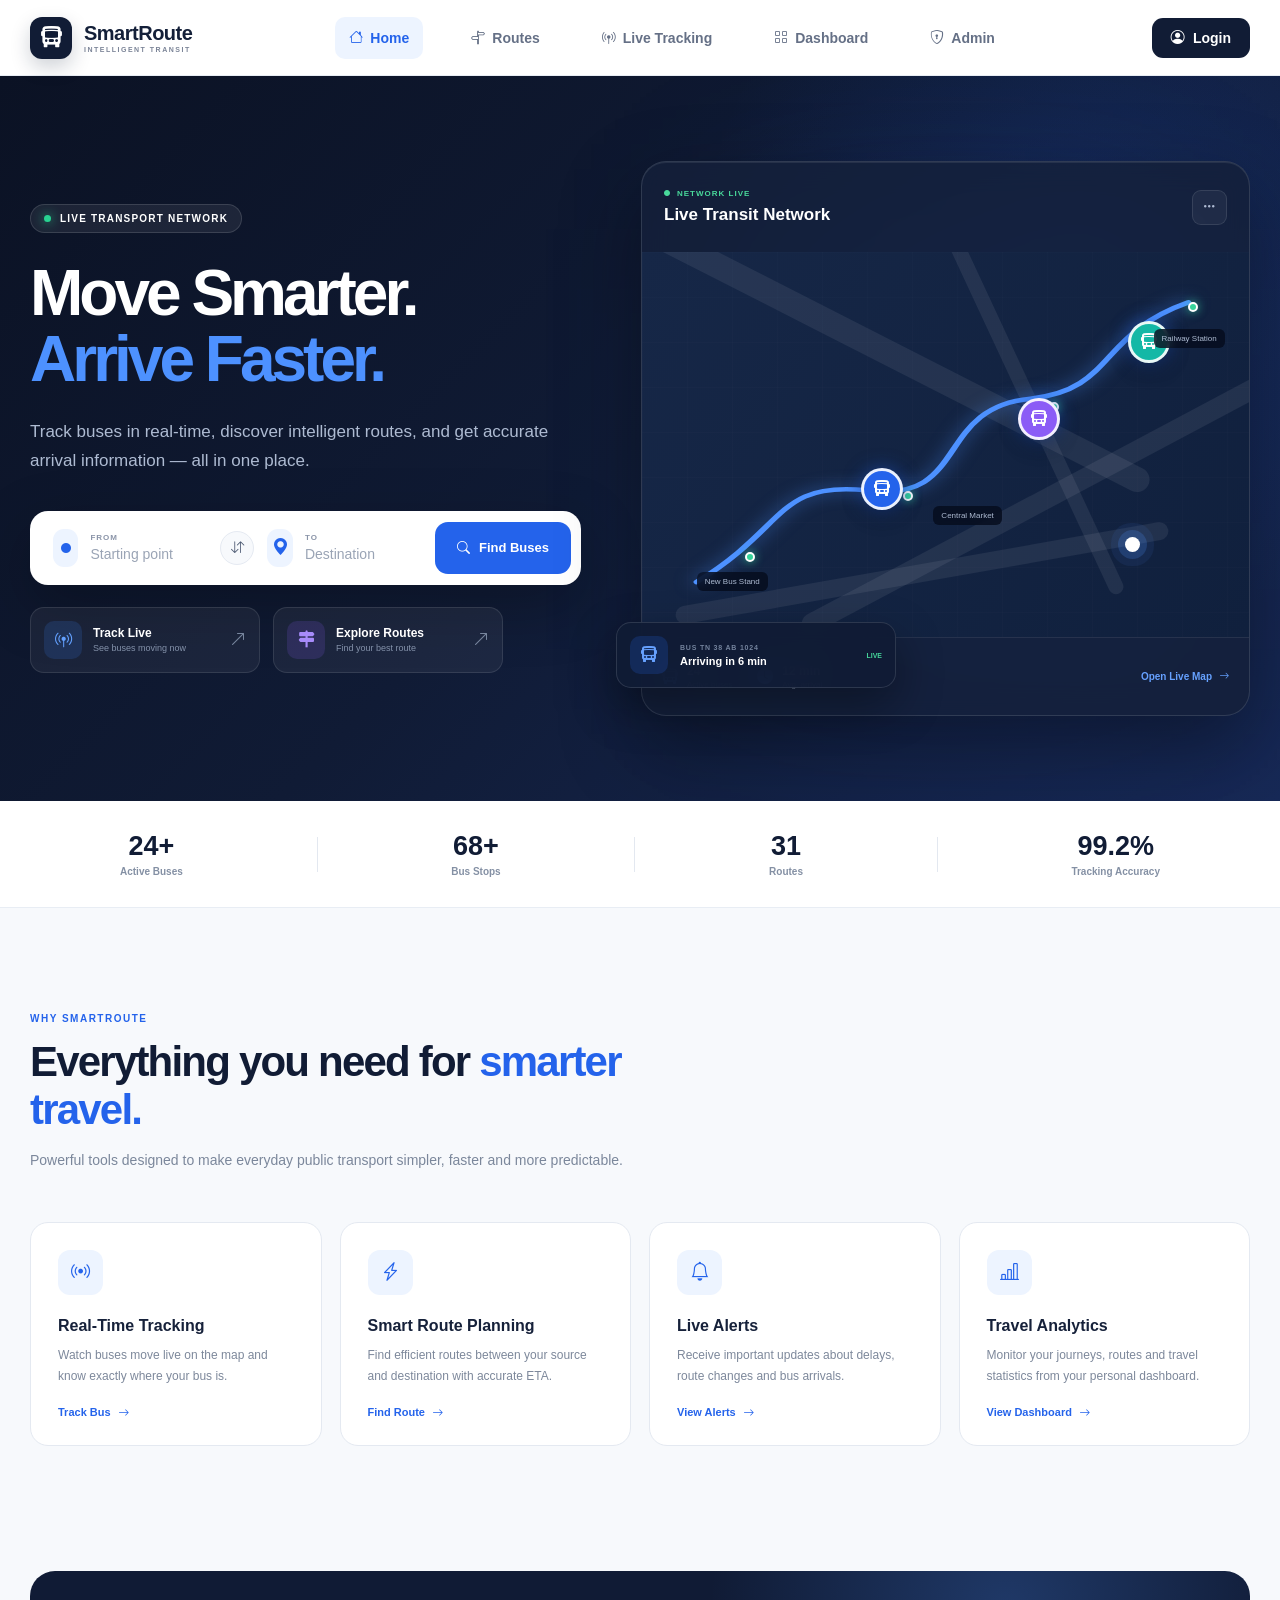
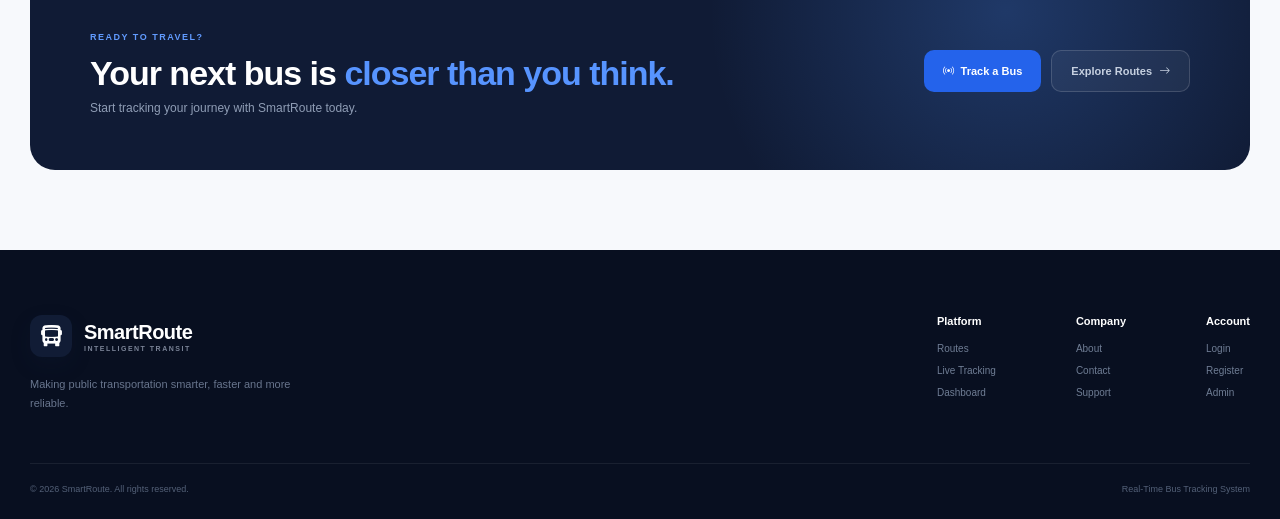
<file: frontend/index.html>
<!DOCTYPE html>
<html lang="en">
<head>
    <meta charset="UTF-8">
    <meta name="viewport" content="width=device-width, initial-scale=1.0">

    <title>SmartRoute | Intelligent Bus Tracking</title>

    <!-- Bootstrap Icons -->
    <link rel="stylesheet"
          href="https://cdn.jsdelivr.net/npm/bootstrap-icons@1.11.3/font/bootstrap-icons.min.css">

    <!-- Main CSS -->
    <link rel="stylesheet" href="css/style.css">

    <!-- Responsive CSS -->
    <link rel="stylesheet" href="css/responsive.css">
</head>

<body>

<!-- ================= NAVBAR ================= -->
<!-- ================= NAVBAR ================= -->

<header class="navbar">

    <div class="nav-container">

        <!-- LOGO -->
        <a href="index.html" class="brand">

            <div class="brand-icon">
                <i class="bi bi-bus-front-fill"></i>
            </div>

            <div class="brand-text">
                <span class="brand-name">SmartRoute</span>
                <small>INTELLIGENT TRANSIT</small>
            </div>

        </a>


        <!-- NAVIGATION -->
        <nav class="nav-links">

            <a href="index.html" class="nav-link active">
                <i class="bi bi-house"></i>
                <span>Home</span>
            </a>

            <a href="routes.html" class="nav-link">
                <i class="bi bi-signpost-split"></i>
                <span>Routes</span>
            </a>

            <a href="tracking.html" class="nav-link">
                <i class="bi bi-broadcast-pin"></i>
                <span>Live Tracking</span>
            </a>

            <a href="dashboard.html" class="nav-link">
                <i class="bi bi-grid"></i>
                <span>Dashboard</span>
            </a>

            <a href="admin.html" class="nav-link">
                <i class="bi bi-shield-lock"></i>
                <span>Admin</span>
            </a>

        </nav>


        <!-- LOGIN -->
        <a href="login.html" class="nav-login">

            <i class="bi bi-person-circle"></i>

            <span>Login</span>

        </a>

    </div>

</header>

<!-- ================= HERO ================= -->

<section class="hero">

    <div class="hero-container">

        <!-- LEFT CONTENT -->

        <div class="hero-content">

            <div class="live-pill">
                <span></span>
                LIVE TRANSPORT NETWORK
            </div>

            <h1>
                Move Smarter.
                <br>
                <strong>Arrive Faster.</strong>
            </h1>

            <p class="hero-description">
                Track buses in real-time, discover intelligent routes,
                and get accurate arrival information — all in one place.
            </p>


            <!-- SEARCH BOX -->

            <div class="route-search">

                <div class="location-input">

                    <div class="input-icon from">
                        <i class="bi bi-circle-fill"></i>
                    </div>

                    <div class="input-content">
                        <label>FROM</label>
                        <input
                            type="text"
                            id="fromLocation"
                            placeholder="Starting point">
                    </div>

                </div>


                <button class="swap-button" id="swapBtn">
                    <i class="bi bi-arrow-down-up"></i>
                </button>


                <div class="location-input">

                    <div class="input-icon to">
                        <i class="bi bi-geo-alt-fill"></i>
                    </div>

                    <div class="input-content">
                        <label>TO</label>
                        <input
                            type="text"
                            id="toLocation"
                            placeholder="Destination">
                    </div>

                </div>


                <button class="search-button" id="findBusBtn">
                    <i class="bi bi-search"></i>
                    Find Buses
                </button>

            </div>


            <!-- QUICK ACTIONS -->

            <div class="quick-actions">

                <a href="tracking.html" class="quick-card">
                    <div class="quick-icon blue">
                        <i class="bi bi-broadcast-pin"></i>
                    </div>

                    <div>
                        <strong>Track Live</strong>
                        <span>See buses moving now</span>
                    </div>

                    <i class="bi bi-arrow-up-right"></i>
                </a>


                <a href="routes.html" class="quick-card">
                    <div class="quick-icon purple">
                        <i class="bi bi-signpost-2-fill"></i>
                    </div>

                    <div>
                        <strong>Explore Routes</strong>
                        <span>Find your best route</span>
                    </div>

                    <i class="bi bi-arrow-up-right"></i>
                </a>

            </div>

        </div>


        <!-- RIGHT VISUAL -->

        <div class="hero-visual">

            <div class="visual-glow"></div>

            <div class="map-card">

                <!-- MAP HEADER -->

                <div class="map-header">

                    <div>
                        <span class="map-status">
                            <i class="bi bi-circle-fill"></i>
                            NETWORK LIVE
                        </span>

                        <h3>Live Transit Network</h3>
                    </div>

                    <button class="map-menu">
                        <i class="bi bi-three-dots"></i>
                    </button>

                </div>


                <!-- MAP AREA -->

                <div class="fake-map">

                    <div class="road road-1"></div>
                    <div class="road road-2"></div>
                    <div class="road road-3"></div>
                    <div class="road road-4"></div>

                    <!-- ROUTE LINE -->

                    <svg class="route-svg"
                         viewBox="0 0 500 420"
                         preserveAspectRatio="none">

                        <path
                            d="M45 360
                               C120 300 110 250 185 260
                               C270 275 240 170 320 160
                               C390 150 375 90 450 55"
                            fill="none"
                            stroke="url(#routeGradient)"
                            stroke-width="5"
                            stroke-linecap="round"/>

                        <defs>

                            <linearGradient
                                id="routeGradient"
                                x1="0%"
                                y1="100%"
                                x2="100%"
                                y2="0%">

                                <stop offset="0%" />
                                <stop offset="100%" />

                            </linearGradient>

                        </defs>

                    </svg>


                    <!-- BUS MARKERS -->

                    <div class="bus-marker bus-one">
                        <i class="bi bi-bus-front-fill"></i>
                    </div>

                    <div class="bus-marker bus-two">
                        <i class="bi bi-bus-front-fill"></i>
                    </div>

                    <div class="bus-marker bus-three">
                        <i class="bi bi-bus-front-fill"></i>
                    </div>


                    <!-- STOPS -->

                    <span class="map-stop stop-one"></span>
                    <span class="map-stop stop-two"></span>
                    <span class="map-stop stop-three"></span>
                    <span class="map-stop stop-four"></span>


                    <!-- LOCATION LABELS -->

                    <div class="map-label label-one">
                        New Bus Stand
                    </div>

                    <div class="map-label label-two">
                        Central Market
                    </div>

                    <div class="map-label label-three">
                        Railway Station
                    </div>


                    <!-- USER LOCATION -->

                    <div class="user-location">
                        <span></span>
                    </div>

                </div>


                <!-- MAP BOTTOM -->

                <div class="map-footer">

                    <div class="network-stat">
                        <i class="bi bi-bus-front-fill"></i>

                        <div>
                            <strong>24</strong>
                            <span>Active buses</span>
                        </div>
                    </div>


                    <div class="network-stat">
                        <i class="bi bi-clock-fill"></i>

                        <div>
                            <strong>12 min</strong>
                            <span>Avg. arrival</span>
                        </div>
                    </div>


                    <a href="tracking.html">
                        Open Live Map
                        <i class="bi bi-arrow-right"></i>
                    </a>

                </div>

            </div>


            <!-- FLOATING ETA CARD -->

            <div class="floating-eta">

                <div class="eta-bus">
                    <i class="bi bi-bus-front-fill"></i>
                </div>

                <div class="eta-info">
                    <span>BUS TN 38 AB 1024</span>
                    <strong>Arriving in 6 min</strong>
                </div>

                <div class="eta-live">
                    LIVE
                </div>

            </div>

        </div>

    </div>

</section>


<!-- ================= STATS ================= -->

<section class="stats-section">

    <div class="stats-container">

        <div class="stat-item">
            <div class="stat-number">24+</div>
            <div class="stat-label">Active Buses</div>
        </div>

        <div class="stat-divider"></div>

        <div class="stat-item">
            <div class="stat-number">68+</div>
            <div class="stat-label">Bus Stops</div>
        </div>

        <div class="stat-divider"></div>

        <div class="stat-item">
            <div class="stat-number">31</div>
            <div class="stat-label">Routes</div>
        </div>

        <div class="stat-divider"></div>

        <div class="stat-item">
            <div class="stat-number">99.2%</div>
            <div class="stat-label">Tracking Accuracy</div>
        </div>

    </div>

</section>


<!-- ================= FEATURES ================= -->

<section class="features-section">

    <div class="section-heading">

        <span>WHY SMARTROUTE</span>

        <h2>
            Everything you need for
            <strong>smarter travel.</strong>
        </h2>

        <p>
            Powerful tools designed to make everyday public transport
            simpler, faster and more predictable.
        </p>

    </div>


    <div class="features-grid">

        <div class="feature-card">

            <div class="feature-icon">
                <i class="bi bi-broadcast"></i>
            </div>

            <h3>Real-Time Tracking</h3>

            <p>
                Watch buses move live on the map and know exactly
                where your bus is.
            </p>

            <a href="tracking.html">
                Track Bus
                <i class="bi bi-arrow-right"></i>
            </a>

        </div>


        <div class="feature-card">

            <div class="feature-icon">
                <i class="bi bi-lightning-charge"></i>
            </div>

            <h3>Smart Route Planning</h3>

            <p>
                Find efficient routes between your source and
                destination with accurate ETA.
            </p>

            <a href="routes.html">
                Find Route
                <i class="bi bi-arrow-right"></i>
            </a>

        </div>


        <div class="feature-card">

            <div class="feature-icon">
                <i class="bi bi-bell"></i>
            </div>

            <h3>Live Alerts</h3>

            <p>
                Receive important updates about delays, route changes
                and bus arrivals.
            </p>

            <a href="dashboard.html">
                View Alerts
                <i class="bi bi-arrow-right"></i>
            </a>

        </div>


        <div class="feature-card">

            <div class="feature-icon">
                <i class="bi bi-bar-chart-line"></i>
            </div>

            <h3>Travel Analytics</h3>

            <p>
                Monitor your journeys, routes and travel statistics
                from your personal dashboard.
            </p>

            <a href="dashboard.html">
                View Dashboard
                <i class="bi bi-arrow-right"></i>
            </a>

        </div>

    </div>

</section>


<!-- ================= CTA ================= -->

<section class="cta-section">

    <div class="cta-container">

        <div>

            <span>READY TO TRAVEL?</span>

            <h2>
                Your next bus is
                <strong>closer than you think.</strong>
            </h2>

            <p>
                Start tracking your journey with SmartRoute today.
            </p>

        </div>


        <div class="cta-buttons">

            <a href="tracking.html" class="cta-primary">
                <i class="bi bi-broadcast"></i>
                Track a Bus
            </a>

            <a href="routes.html" class="cta-secondary">
                Explore Routes
                <i class="bi bi-arrow-right"></i>
            </a>

        </div>

    </div>

</section>


<!-- ================= FOOTER ================= -->

<footer class="footer">

    <div class="footer-container">

        <div class="footer-brand">

            <div class="brand">
                <div class="brand-icon">
                    <i class="bi bi-bus-front-fill"></i>
                </div>

                <div>
                    <span class="brand-name">SmartRoute</span>
                    <small>INTELLIGENT TRANSIT</small>
                </div>
            </div>

            <p>
                Making public transportation smarter,
                faster and more reliable.
            </p>

        </div>


        <div class="footer-links">

            <div>
                <h4>Platform</h4>
                <a href="routes.html">Routes</a>
                <a href="tracking.html">Live Tracking</a>
                <a href="dashboard.html">Dashboard</a>
            </div>

            <div>
                <h4>Company</h4>
                <a href="#">About</a>
                <a href="#">Contact</a>
                <a href="#">Support</a>
            </div>

            <div>
                <h4>Account</h4>
                <a href="login.html">Login</a>
                <a href="login.html">Register</a>
                <a href="admin.html">Admin</a>
            </div>

        </div>

    </div>


    <div class="footer-bottom">

        <span>
            © 2026 SmartRoute. All rights reserved.
        </span>

        <span>
            Real-Time Bus Tracking System
        </span>

    </div>

</footer>


<script src="js/app.js"></script>

</body>
</html>
</file>
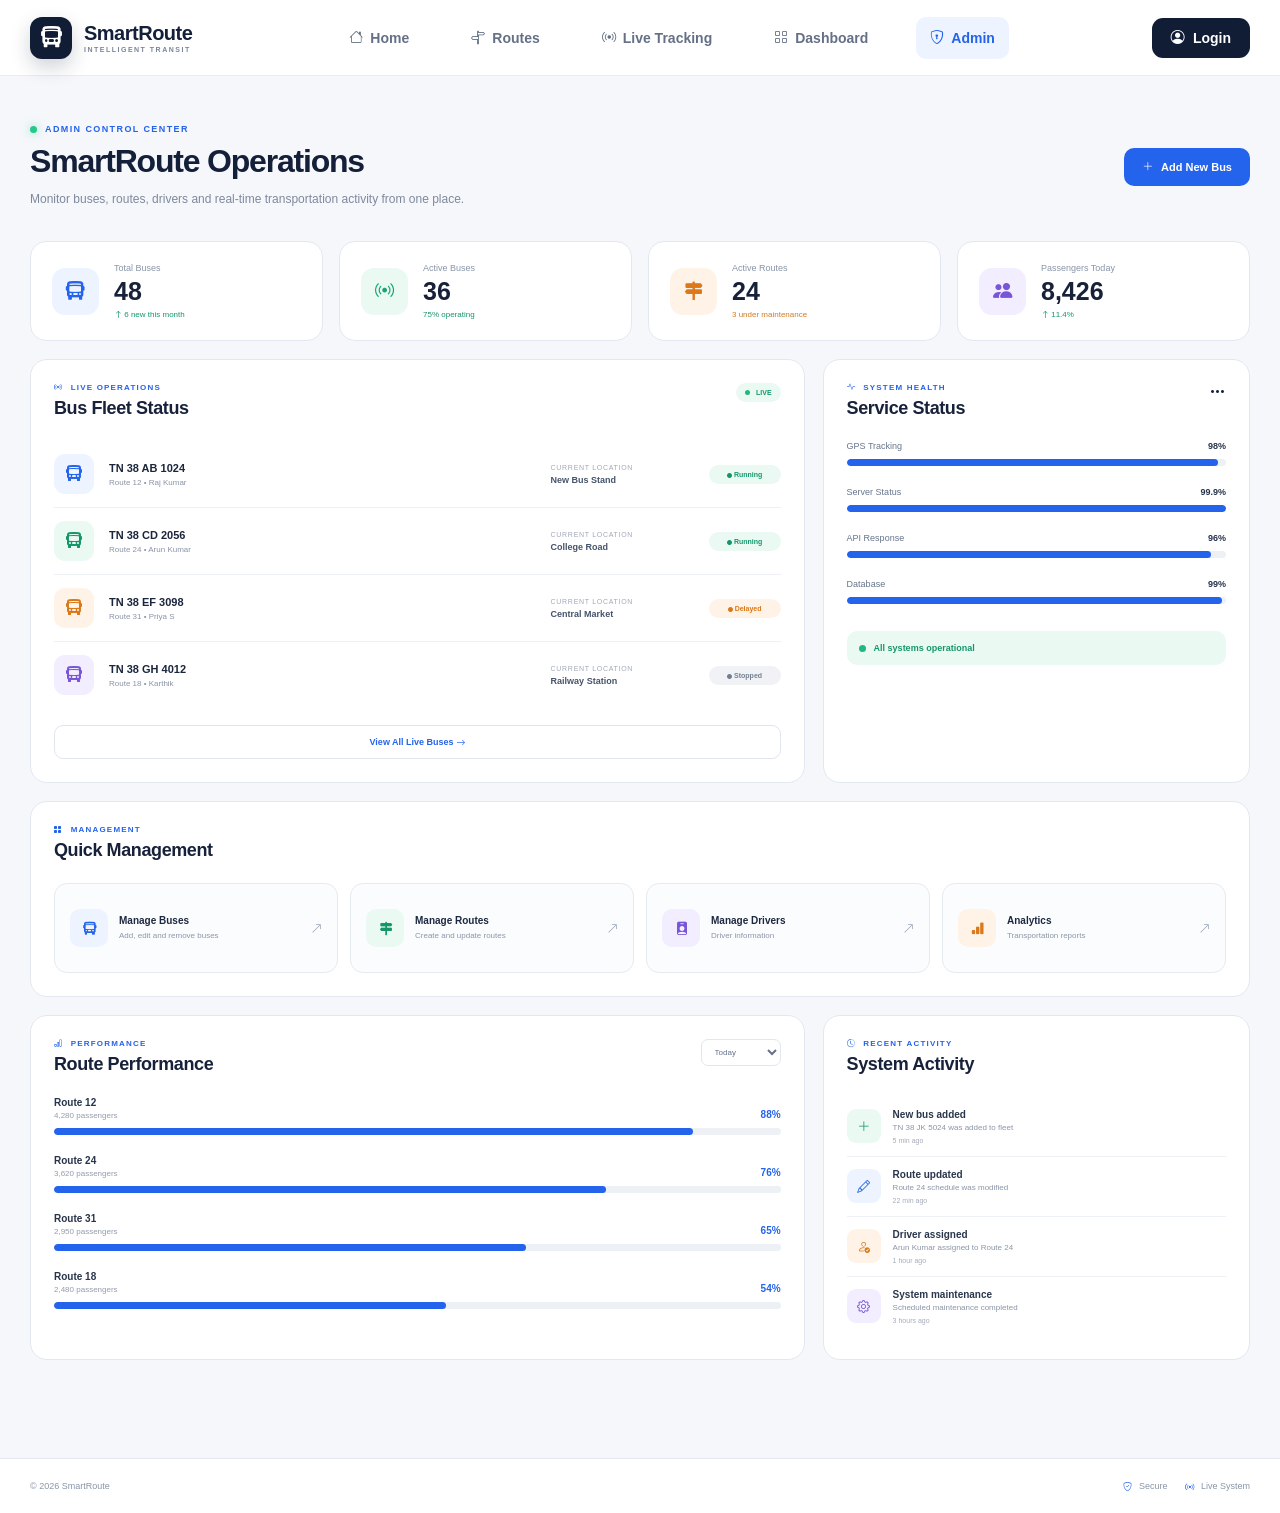
<file: frontend/admin.html>
<!DOCTYPE html>
<html lang="en">

<head>

    <meta charset="UTF-8">

    <meta name="viewport"
          content="width=device-width, initial-scale=1.0">

    <title>Admin Dashboard | SmartRoute</title>


    <!-- Bootstrap Icons -->

    <link rel="stylesheet"
          href="https://cdn.jsdelivr.net/npm/bootstrap-icons@1.11.3/font/bootstrap-icons.min.css">


    <!-- Main CSS -->

    <link rel="stylesheet"
          href="css/style.css">


    <!-- Dashboard CSS -->

    <link rel="stylesheet"
          href="css/dashboard.css">


    <!-- Responsive CSS -->

    <link rel="stylesheet"
          href="css/responsive.css">


    <!-- Admin CSS -->

    <link rel="stylesheet"
          href="css/admin.css">

</head>


<body>


<!-- =====================================================
     COMMON SMARTROUTE NAVBAR
===================================================== -->

<header class="navbar">

    <div class="nav-container">


        <!-- BRAND -->

        <a href="index.html"
           class="brand">

            <div class="brand-icon">

                <i class="bi bi-bus-front-fill"></i>

            </div>


            <div>

                <span class="brand-name">
                    SmartRoute
                </span>

                <small>
                    INTELLIGENT TRANSIT
                </small>

            </div>

        </a>



        <!-- NAVIGATION -->

        <nav class="nav-links">


            <a href="index.html">

                <i class="bi bi-house"></i>

                Home

            </a>


            <a href="routes.html">

                <i class="bi bi-signpost-split"></i>

                Routes

            </a>


            <a href="tracking.html">

                <i class="bi bi-broadcast"></i>

                Live Tracking

            </a>


            <a href="dashboard.html">

                <i class="bi bi-grid"></i>

                Dashboard

            </a>


            <a href="admin.html"
               class="active">

                <i class="bi bi-shield-lock"></i>

                Admin

            </a>


        </nav>



        <!-- LOGIN -->

        <a href="login.html"
           class="nav-login">

            <i class="bi bi-person-circle"></i>

            Login

        </a>


    </div>

</header>



<!-- =====================================================
     ADMIN MAIN
===================================================== -->

<main class="admin-page">


    <!-- =================================================
         ADMIN HEADER
    ================================================= -->

    <section class="admin-header">

        <div>


            <div class="admin-label">

                <span class="admin-live-dot"></span>

                ADMIN CONTROL CENTER

            </div>


            <h1>
                SmartRoute Operations
            </h1>


            <p>
                Monitor buses, routes, drivers and real-time
                transportation activity from one place.
            </p>


        </div>



        <button class="add-bus-btn"
                onclick="openAddBusModal()">

            <i class="bi bi-plus-lg"></i>

            Add New Bus

        </button>


    </section>



    <!-- =================================================
         STATISTICS
    ================================================= -->

    <section class="admin-stats">


        <!-- TOTAL BUSES -->

        <div class="admin-stat-card">

            <div class="admin-stat-icon blue">

                <i class="bi bi-bus-front-fill"></i>

            </div>


            <div class="admin-stat-content">

                <span>
                    Total Buses
                </span>

                <strong>
                    48
                </strong>

                <small class="positive">

                    <i class="bi bi-arrow-up"></i>

                    6 new this month

                </small>

            </div>

        </div>



        <!-- ACTIVE BUSES -->

        <div class="admin-stat-card">

            <div class="admin-stat-icon green">

                <i class="bi bi-broadcast"></i>

            </div>


            <div class="admin-stat-content">

                <span>
                    Active Buses
                </span>

                <strong>
                    36
                </strong>

                <small class="positive">

                    75% operating

                </small>

            </div>

        </div>



        <!-- ROUTES -->

        <div class="admin-stat-card">

            <div class="admin-stat-icon orange">

                <i class="bi bi-signpost-2-fill"></i>

            </div>


            <div class="admin-stat-content">

                <span>
                    Active Routes
                </span>

                <strong>
                    24
                </strong>

                <small class="neutral">

                    3 under maintenance

                </small>

            </div>

        </div>



        <!-- PASSENGERS -->

        <div class="admin-stat-card">

            <div class="admin-stat-icon purple">

                <i class="bi bi-people-fill"></i>

            </div>


            <div class="admin-stat-content">

                <span>
                    Passengers Today
                </span>

                <strong>
                    8,426
                </strong>

                <small class="positive">

                    <i class="bi bi-arrow-up"></i>

                    11.4%

                </small>

            </div>

        </div>


    </section>



    <!-- =================================================
         LIVE OPERATIONS + SYSTEM HEALTH
    ================================================= -->

    <section class="admin-grid">


        <!-- =============================================
             LIVE OPERATIONS
        ============================================== -->

        <div class="admin-card fleet-card">


            <div class="admin-card-header">

                <div>

                    <span class="card-label">

                        <i class="bi bi-broadcast"></i>

                        LIVE OPERATIONS

                    </span>


                    <h2>
                        Bus Fleet Status
                    </h2>

                </div>


                <span class="live-badge">

                    <span></span>

                    LIVE

                </span>

            </div>



            <!-- BUS 1 -->

            <div class="fleet-item">


                <div class="fleet-icon blue-bg">

                    <i class="bi bi-bus-front-fill"></i>

                </div>


                <div class="fleet-info">

                    <strong>
                        TN 38 AB 1024
                    </strong>

                    <span>
                        Route 12 • Raj Kumar
                    </span>

                </div>


                <div class="fleet-location">

                    <small>
                        CURRENT LOCATION
                    </small>

                    <strong>
                        New Bus Stand
                    </strong>

                </div>


                <span class="fleet-status running">

                    <i class="bi bi-circle-fill"></i>

                    Running

                </span>


            </div>



            <!-- BUS 2 -->

            <div class="fleet-item">


                <div class="fleet-icon green-bg">

                    <i class="bi bi-bus-front-fill"></i>

                </div>


                <div class="fleet-info">

                    <strong>
                        TN 38 CD 2056
                    </strong>

                    <span>
                        Route 24 • Arun Kumar
                    </span>

                </div>


                <div class="fleet-location">

                    <small>
                        CURRENT LOCATION
                    </small>

                    <strong>
                        College Road
                    </strong>

                </div>


                <span class="fleet-status running">

                    <i class="bi bi-circle-fill"></i>

                    Running

                </span>


            </div>



            <!-- BUS 3 -->

            <div class="fleet-item">


                <div class="fleet-icon orange-bg">

                    <i class="bi bi-bus-front-fill"></i>

                </div>


                <div class="fleet-info">

                    <strong>
                        TN 38 EF 3098
                    </strong>

                    <span>
                        Route 31 • Priya S
                    </span>

                </div>


                <div class="fleet-location">

                    <small>
                        CURRENT LOCATION
                    </small>

                    <strong>
                        Central Market
                    </strong>

                </div>


                <span class="fleet-status delayed">

                    <i class="bi bi-circle-fill"></i>

                    Delayed

                </span>


            </div>



            <!-- BUS 4 -->

            <div class="fleet-item">


                <div class="fleet-icon purple-bg">

                    <i class="bi bi-bus-front-fill"></i>

                </div>


                <div class="fleet-info">

                    <strong>
                        TN 38 GH 4012
                    </strong>

                    <span>
                        Route 18 • Karthik
                    </span>

                </div>


                <div class="fleet-location">

                    <small>
                        CURRENT LOCATION
                    </small>

                    <strong>
                        Railway Station
                    </strong>

                </div>


                <span class="fleet-status stopped">

                    <i class="bi bi-circle-fill"></i>

                    Stopped

                </span>


            </div>



            <button class="view-live-btn"
                    onclick="window.location.href='tracking.html'">

                View All Live Buses

                <i class="bi bi-arrow-right"></i>

            </button>


        </div>



        <!-- =============================================
             SYSTEM HEALTH
        ============================================== -->

        <div class="admin-card health-card">


            <div class="admin-card-header">

                <div>

                    <span class="card-label">

                        <i class="bi bi-activity"></i>

                        SYSTEM HEALTH

                    </span>


                    <h2>
                        Service Status
                    </h2>

                </div>


                <i class="bi bi-three-dots"></i>

            </div>



            <!-- GPS -->

            <div class="health-item">

                <div class="health-title">

                    <span>
                        GPS Tracking
                    </span>

                    <strong>
                        98%
                    </strong>

                </div>


                <div class="health-bar">

                    <div style="width:98%"></div>

                </div>

            </div>



            <!-- SERVER -->

            <div class="health-item">

                <div class="health-title">

                    <span>
                        Server Status
                    </span>

                    <strong>
                        99.9%
                    </strong>

                </div>


                <div class="health-bar">

                    <div style="width:99.9%"></div>

                </div>

            </div>



            <!-- API -->

            <div class="health-item">

                <div class="health-title">

                    <span>
                        API Response
                    </span>

                    <strong>
                        96%
                    </strong>

                </div>


                <div class="health-bar">

                    <div style="width:96%"></div>

                </div>

            </div>



            <!-- DATABASE -->

            <div class="health-item">

                <div class="health-title">

                    <span>
                        Database
                    </span>

                    <strong>
                        99%
                    </strong>

                </div>


                <div class="health-bar">

                    <div style="width:99%"></div>

                </div>

            </div>



            <div class="system-ok">

                <span></span>

                All systems operational

            </div>


        </div>


    </section>



    <!-- =================================================
         QUICK MANAGEMENT
    ================================================= -->

    <section class="admin-card management-card">


        <div class="admin-card-header">

            <div>

                <span class="card-label">

                    <i class="bi bi-grid-fill"></i>

                    MANAGEMENT

                </span>


                <h2>
                    Quick Management
                </h2>

            </div>

        </div>



        <div class="management-grid">


            <!-- BUSES -->

            <button class="management-item"
                    onclick="openAddBusModal()">

                <div class="management-icon blue-bg">

                    <i class="bi bi-bus-front-fill"></i>

                </div>


                <div>

                    <strong>
                        Manage Buses
                    </strong>

                    <span>
                        Add, edit and remove buses
                    </span>

                </div>


                <i class="bi bi-arrow-up-right"></i>

            </button>



            <!-- ROUTES -->

            <button class="management-item">

                <div class="management-icon green-bg">

                    <i class="bi bi-signpost-2-fill"></i>

                </div>


                <div>

                    <strong>
                        Manage Routes
                    </strong>

                    <span>
                        Create and update routes
                    </span>

                </div>


                <i class="bi bi-arrow-up-right"></i>

            </button>



            <!-- DRIVERS -->

            <button class="management-item">

                <div class="management-icon purple-bg">

                    <i class="bi bi-person-badge-fill"></i>

                </div>


                <div>

                    <strong>
                        Manage Drivers
                    </strong>

                    <span>
                        Driver information
                    </span>

                </div>


                <i class="bi bi-arrow-up-right"></i>

            </button>



            <!-- ANALYTICS -->

            <button class="management-item">

                <div class="management-icon orange-bg">

                    <i class="bi bi-bar-chart-fill"></i>

                </div>


                <div>

                    <strong>
                        Analytics
                    </strong>

                    <span>
                        Transportation reports
                    </span>

                </div>


                <i class="bi bi-arrow-up-right"></i>

            </button>


        </div>


    </section>



    <!-- =================================================
         PERFORMANCE + ACTIVITY
    ================================================= -->

    <section class="admin-grid">


        <!-- =============================================
             ROUTE PERFORMANCE
        ============================================== -->

        <div class="admin-card">


            <div class="admin-card-header">

                <div>

                    <span class="card-label">

                        <i class="bi bi-bar-chart"></i>

                        PERFORMANCE

                    </span>


                    <h2>
                        Route Performance
                    </h2>

                </div>


                <select class="period-select">

                    <option>
                        Today
                    </option>

                    <option>
                        This Week
                    </option>

                    <option>
                        This Month
                    </option>

                </select>

            </div>



            <!-- ROUTE 12 -->

            <div class="performance-item">

                <div class="performance-top">

                    <div>

                        <strong>
                            Route 12
                        </strong>

                        <span>
                            4,280 passengers
                        </span>

                    </div>

                    <strong>
                        88%
                    </strong>

                </div>


                <div class="performance-bar">

                    <div style="width:88%"></div>

                </div>

            </div>



            <!-- ROUTE 24 -->

            <div class="performance-item">

                <div class="performance-top">

                    <div>

                        <strong>
                            Route 24
                        </strong>

                        <span>
                            3,620 passengers
                        </span>

                    </div>

                    <strong>
                        76%
                    </strong>

                </div>


                <div class="performance-bar">

                    <div style="width:76%"></div>

                </div>

            </div>



            <!-- ROUTE 31 -->

            <div class="performance-item">

                <div class="performance-top">

                    <div>

                        <strong>
                            Route 31
                        </strong>

                        <span>
                            2,950 passengers
                        </span>

                    </div>

                    <strong>
                        65%
                    </strong>

                </div>


                <div class="performance-bar">

                    <div style="width:65%"></div>

                </div>

            </div>



            <!-- ROUTE 18 -->

            <div class="performance-item">

                <div class="performance-top">

                    <div>

                        <strong>
                            Route 18
                        </strong>

                        <span>
                            2,480 passengers
                        </span>

                    </div>

                    <strong>
                        54%
                    </strong>

                </div>


                <div class="performance-bar">

                    <div style="width:54%"></div>

                </div>

            </div>


        </div>



        <!-- =============================================
             RECENT ACTIVITY
        ============================================== -->

        <div class="admin-card">


            <div class="admin-card-header">

                <div>

                    <span class="card-label">

                        <i class="bi bi-clock-history"></i>

                        RECENT ACTIVITY

                    </span>


                    <h2>
                        System Activity
                    </h2>

                </div>

            </div>



            <!-- ACTIVITY 1 -->

            <div class="activity-item">

                <div class="activity-icon green-bg">

                    <i class="bi bi-plus-lg"></i>

                </div>


                <div>

                    <strong>
                        New bus added
                    </strong>

                    <span>
                        TN 38 JK 5024 was added to fleet
                    </span>

                    <small>
                        5 min ago
                    </small>

                </div>

            </div>



            <!-- ACTIVITY 2 -->

            <div class="activity-item">

                <div class="activity-icon blue-bg">

                    <i class="bi bi-pencil"></i>

                </div>


                <div>

                    <strong>
                        Route updated
                    </strong>

                    <span>
                        Route 24 schedule was modified
                    </span>

                    <small>
                        22 min ago
                    </small>

                </div>

            </div>



            <!-- ACTIVITY 3 -->

            <div class="activity-item">

                <div class="activity-icon orange-bg">

                    <i class="bi bi-person-check"></i>

                </div>


                <div>

                    <strong>
                        Driver assigned
                    </strong>

                    <span>
                        Arun Kumar assigned to Route 24
                    </span>

                    <small>
                        1 hour ago
                    </small>

                </div>

            </div>



            <!-- ACTIVITY 4 -->

            <div class="activity-item">

                <div class="activity-icon purple-bg">

                    <i class="bi bi-gear"></i>

                </div>


                <div>

                    <strong>
                        System maintenance
                    </strong>

                    <span>
                        Scheduled maintenance completed
                    </span>

                    <small>
                        3 hours ago
                    </small>

                </div>

            </div>


        </div>


    </section>


</main>



<!-- =====================================================
     ADD BUS MODAL
===================================================== -->

<div class="modal-overlay"
     id="addBusModal">


    <div class="admin-modal">


        <!-- CLOSE -->

        <button class="modal-close"
                onclick="closeAddBusModal()">

            <i class="bi bi-x-lg"></i>

        </button>



        <!-- ICON -->

        <div class="modal-icon">

            <i class="bi bi-bus-front-fill"></i>

        </div>



        <h2>
            Add New Bus
        </h2>


        <p>
            Add a new bus to the SmartRoute transportation fleet.
        </p>



        <!-- FORM -->

        <form id="addBusForm">


            <label>
                Bus Number
            </label>

            <input
                type="text"
                id="busNumber"
                placeholder="TN 38 AB 1024"
                required>



            <label>
                Route
            </label>

            <select id="busRoute"
                    required>

                <option value="">
                    Select Route
                </option>

                <option value="Route 12">
                    Route 12
                </option>

                <option value="Route 18">
                    Route 18
                </option>

                <option value="Route 24">
                    Route 24
                </option>

                <option value="Route 31">
                    Route 31
                </option>

            </select>



            <label>
                Driver Name
            </label>

            <input
                type="text"
                id="driverName"
                placeholder="Enter driver name"
                required>



            <button
                type="submit"
                class="modal-submit">

                <i class="bi bi-plus-circle"></i>

                Add Bus

            </button>


        </form>


    </div>

</div>



<!-- =====================================================
     FOOTER
===================================================== -->

<footer class="admin-footer">

    <span>
        © 2026 SmartRoute
    </span>


    <div>

        <span>
            <i class="bi bi-shield-check"></i>
            Secure
        </span>


        <span>
            <i class="bi bi-broadcast"></i>
            Live System
        </span>

    </div>

</footer>



<!-- ADMIN JS -->

<script src="js/admin.js"></script>


</body>

</html>
</file>
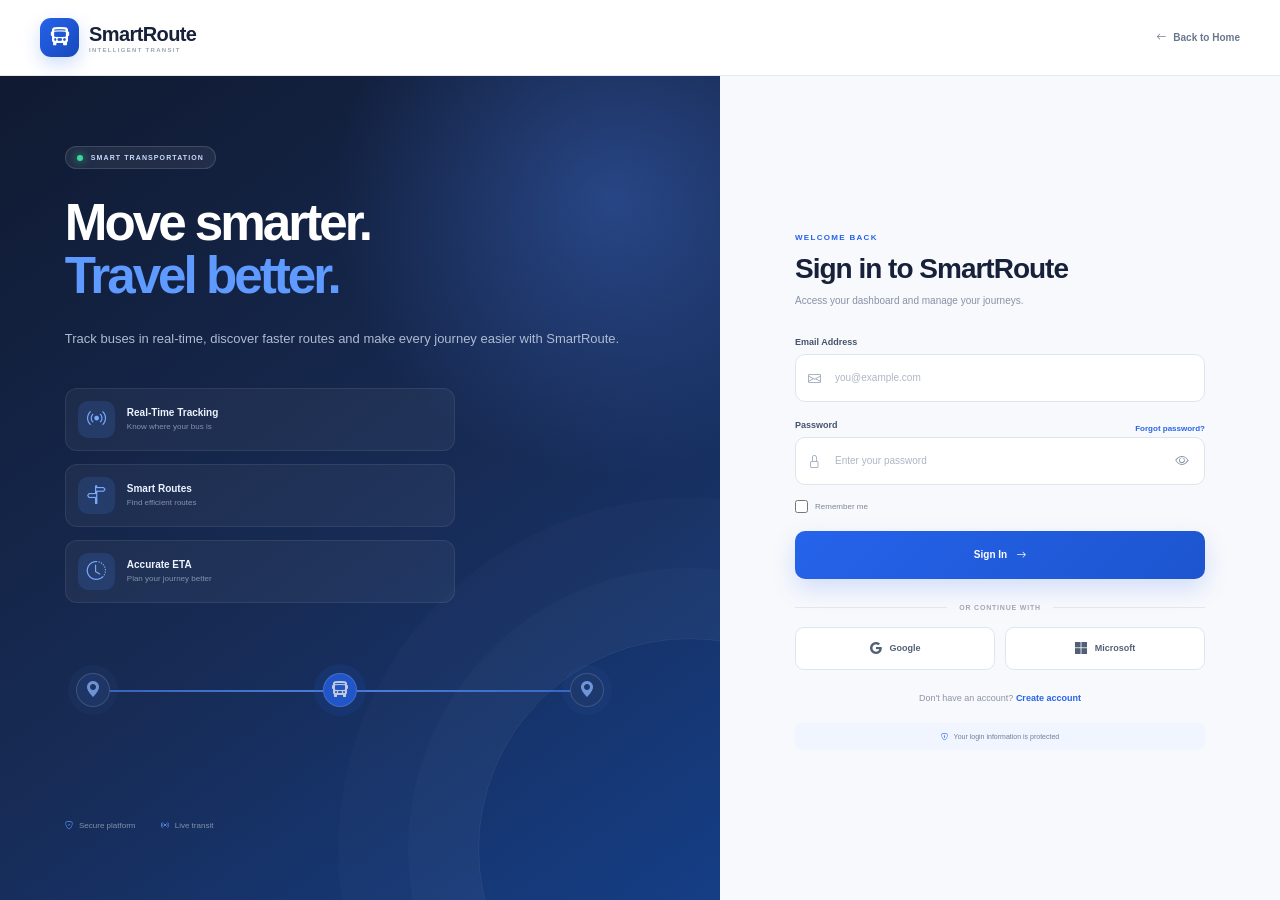
<file: frontend/login.html>
<!DOCTYPE html>
<html lang="en">

<head>

    <meta charset="UTF-8">

    <meta name="viewport"
          content="width=device-width, initial-scale=1.0">

    <title>Login | SmartRoute</title>


    <!-- Bootstrap Icons -->

    <link rel="stylesheet"
          href="https://cdn.jsdelivr.net/npm/bootstrap-icons@1.11.3/font/bootstrap-icons.min.css">


    <!-- Global CSS -->

    <link rel="stylesheet"
          href="css/style.css">


    <!-- Login CSS -->

    <link rel="stylesheet"
          href="css/login.css">


    <!-- Responsive -->

    <link rel="stylesheet"
          href="css/responsive.css">

</head>


<body class="login-page">


<!-- =====================================================
     LOGIN HEADER
===================================================== -->

<header class="login-header">

    <a href="index.html"
       class="login-brand">

        <div class="login-brand-icon">

            <i class="bi bi-bus-front-fill"></i>

        </div>

        <div>

            <strong>
                SmartRoute
            </strong>

            <small>
                INTELLIGENT TRANSIT
            </small>

        </div>

    </a>


    <a href="index.html"
       class="back-home">

        <i class="bi bi-arrow-left"></i>

        Back to Home

    </a>

</header>



<!-- =====================================================
     LOGIN CONTAINER
===================================================== -->

<main class="login-container">


    <!-- =================================================
         LEFT BRAND PANEL
    ================================================= -->

    <section class="login-visual">


        <div class="visual-content">


            <span class="visual-badge">

                <span></span>

                SMART TRANSPORTATION

            </span>


            <h1>

                Move smarter.<br>

                <strong>
                    Travel better.
                </strong>

            </h1>


            <p>

                Track buses in real-time, discover faster
                routes and make every journey easier with
                SmartRoute.

            </p>


            <!-- FEATURES -->

            <div class="visual-features">


                <div class="visual-feature">

                    <div class="feature-icon">

                        <i class="bi bi-broadcast"></i>

                    </div>

                    <div>

                        <strong>
                            Real-Time Tracking
                        </strong>

                        <span>
                            Know where your bus is
                        </span>

                    </div>

                </div>



                <div class="visual-feature">

                    <div class="feature-icon">

                        <i class="bi bi-signpost-split"></i>

                    </div>

                    <div>

                        <strong>
                            Smart Routes
                        </strong>

                        <span>
                            Find efficient routes
                        </span>

                    </div>

                </div>



                <div class="visual-feature">

                    <div class="feature-icon">

                        <i class="bi bi-clock-history"></i>

                    </div>

                    <div>

                        <strong>
                            Accurate ETA
                        </strong>

                        <span>
                            Plan your journey better
                        </span>

                    </div>

                </div>


            </div>


            <!-- DECORATIVE MAP -->

            <div class="route-visual">

                <div class="route-line"></div>

                <div class="route-point point-one">

                    <i class="bi bi-geo-alt-fill"></i>

                </div>

                <div class="route-point point-two">

                    <i class="bi bi-bus-front-fill"></i>

                </div>

                <div class="route-point point-three">

                    <i class="bi bi-geo-alt-fill"></i>

                </div>

            </div>


        </div>


        <div class="visual-footer">

            <span>
                <i class="bi bi-shield-check"></i>
                Secure platform
            </span>

            <span>
                <i class="bi bi-broadcast"></i>
                Live transit
            </span>

        </div>


    </section>



    <!-- =================================================
         RIGHT LOGIN PANEL
    ================================================= -->

    <section class="login-panel">


        <div class="login-card">


            <!-- HEADER -->

            <div class="login-heading">


                <div class="mobile-login-icon">

                    <i class="bi bi-bus-front-fill"></i>

                </div>


                <span class="welcome-small">
                    WELCOME BACK
                </span>


                <h2>
                    Sign in to SmartRoute
                </h2>


                <p>
                    Access your dashboard and manage your
                    journeys.
                </p>

            </div>



            <!-- LOGIN FORM -->

            <form id="loginForm">


                <!-- EMAIL -->

                <div class="form-group">

                    <label for="email">

                        Email Address

                    </label>


                    <div class="input-wrapper">

                        <i class="bi bi-envelope"></i>

                        <input
                            type="email"
                            id="email"
                            placeholder="you@example.com"
                            autocomplete="email"
                            required>

                    </div>

                </div>



                <!-- PASSWORD -->

                <div class="form-group">

                    <div class="password-label">

                        <label for="password">

                            Password

                        </label>


                        <a href="#"
                           onclick="forgotPassword(event)">

                            Forgot password?

                        </a>

                    </div>


                    <div class="input-wrapper">

                        <i class="bi bi-lock"></i>


                        <input
                            type="password"
                            id="password"
                            placeholder="Enter your password"
                            autocomplete="current-password"
                            required>


                        <button
                            type="button"
                            class="password-toggle"
                            onclick="togglePassword()">

                            <i class="bi bi-eye"
                               id="passwordIcon"></i>

                        </button>

                    </div>

                </div>



                <!-- REMEMBER -->

                <div class="login-options">

                    <label class="remember">

                        <input
                            type="checkbox"
                            id="rememberMe">

                        <span>
                            Remember me
                        </span>

                    </label>

                </div>



                <!-- LOGIN BUTTON -->

                <button
                    type="submit"
                    class="login-submit"
                    id="loginButton">

                    <span>
                        Sign In
                    </span>

                    <i class="bi bi-arrow-right"></i>

                </button>


            </form>



            <!-- DIVIDER -->

            <div class="login-divider">

                <span>
                    OR CONTINUE WITH
                </span>

            </div>



            <!-- SOCIAL -->

            <div class="social-login">


                <button type="button"
                        onclick="socialLogin('Google')">

                    <i class="bi bi-google"></i>

                    Google

                </button>


                <button type="button"
                        onclick="socialLogin('Microsoft')">

                    <i class="bi bi-microsoft"></i>

                    Microsoft

                </button>


            </div>



            <!-- REGISTER -->

            <div class="register-link">

                Don't have an account?

                <a href="#"
                   onclick="createAccount(event)">

                    Create account

                </a>

            </div>



            <!-- SECURITY -->

            <div class="login-security">

                <i class="bi bi-shield-lock"></i>

                Your login information is protected

            </div>


        </div>


    </section>


</main>



<!-- =====================================================
     LOGIN JS
===================================================== -->

<script src="js/login.js"></script>


</body>

</html>
</file>
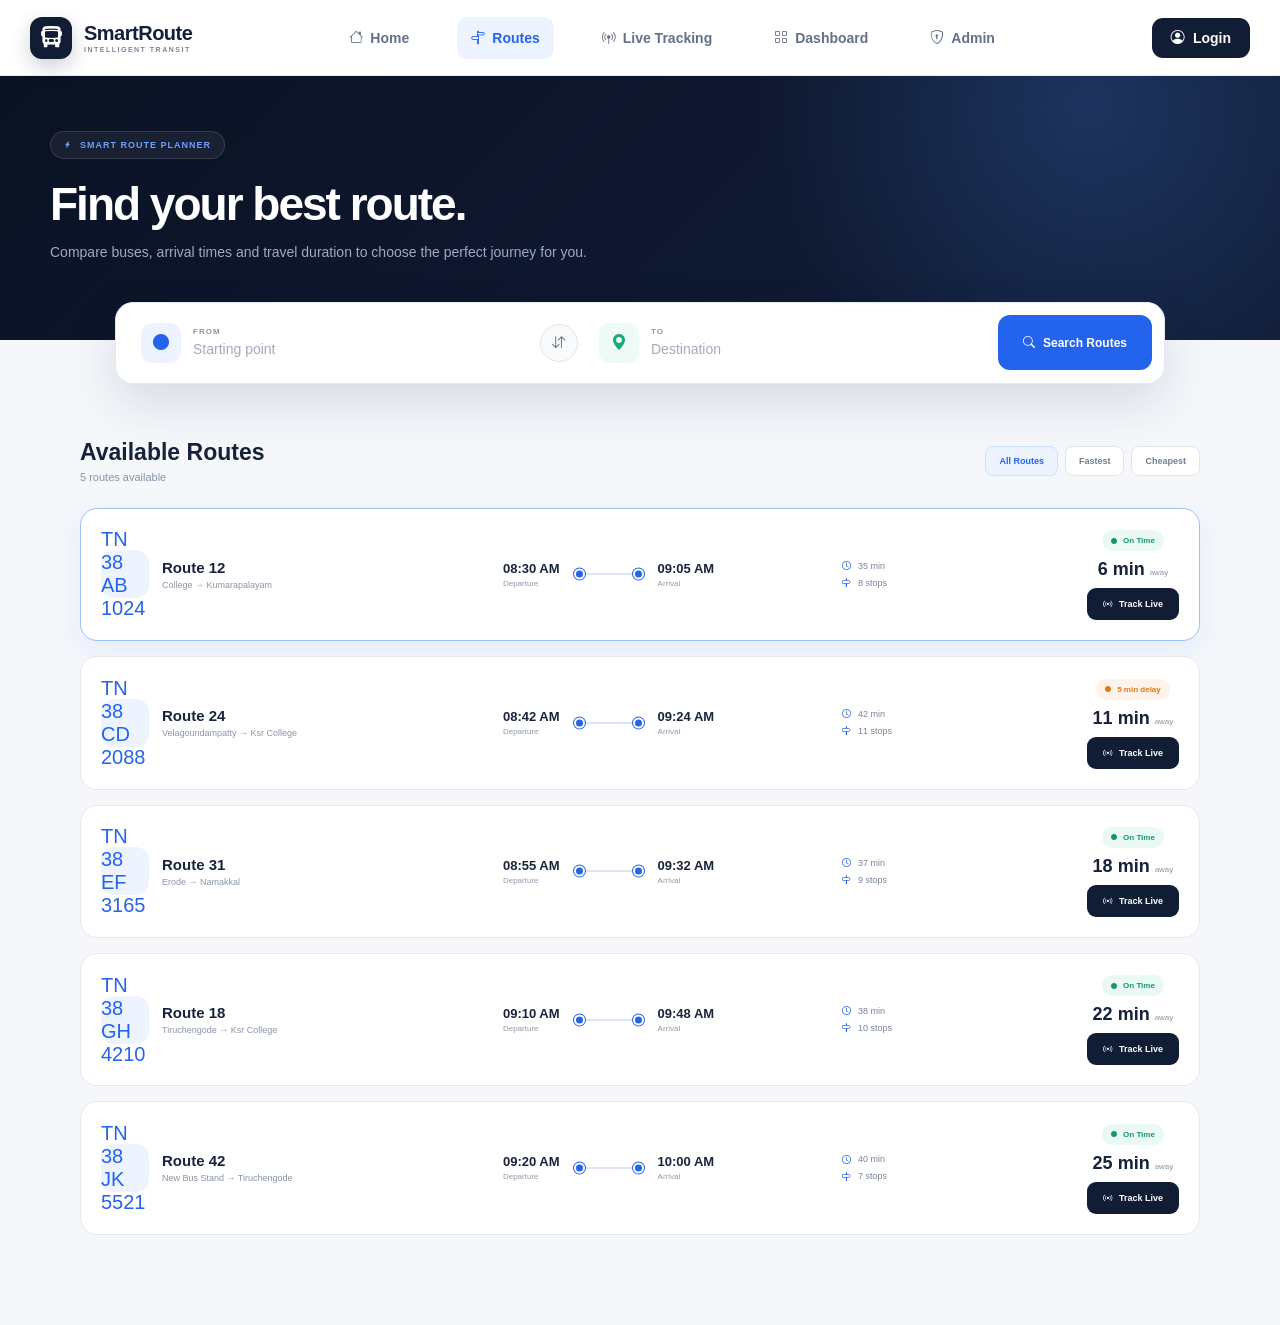
<file: frontend/routes.html>
<!DOCTYPE html>
<html lang="en">

<head>

    <meta charset="UTF-8">

    <meta name="viewport"
          content="width=device-width, initial-scale=1.0">

    <title>SmartRoute | Routes</title>


    <!-- Bootstrap Icons -->
    <link rel="stylesheet"
          href="https://cdn.jsdelivr.net/npm/bootstrap-icons@1.11.3/font/bootstrap-icons.min.css">


    <!-- Main CSS -->
    <link rel="stylesheet"
          href="css/style.css">

    <link rel="stylesheet"
          href="css/dashboard.css">

    <link rel="stylesheet"
          href="css/responsive.css">


    <style>

        /* ==================================================
           ROUTES PAGE
        ================================================== */

        body {
            background: #f5f7fb;
        }

        .routes-page {
            min-height: calc(100vh - 78px);
        }


        /* ==================================================
           HERO
        ================================================== */

        .routes-hero {

            background:
                radial-gradient(
                    circle at 85% 10%,
                    rgba(77,145,255,0.22),
                    transparent 30%
                ),
                linear-gradient(
                    135deg,
                    #0b1224,
                    #111d38
                );

            padding: 55px 30px 75px;

            color: white;
        }


        .routes-hero-inner {

            max-width: 1180px;

            margin: auto;

        }


        .route-badge {

            display: inline-flex;

            align-items: center;

            gap: 8px;

            padding: 8px 13px;

            border: 1px solid rgba(255,255,255,0.12);

            border-radius: 30px;

            background: rgba(255,255,255,0.06);

            color: #69a2ff;

            font-size: 9px;

            font-weight: 800;

            letter-spacing: 1px;

        }


        .route-badge i {

            font-size: 7px;

        }


        .routes-hero h1 {

            margin-top: 18px;

            font-size: 46px;

            letter-spacing: -2px;

        }


        .routes-hero p {

            margin-top: 10px;

            max-width: 570px;

            color: #9daac1;

            font-size: 14px;

            line-height: 1.7;

        }


        /* ==================================================
           SEARCH PLANNER
        ================================================== */

        .planner-box {

            max-width: 1050px;

            margin: -38px auto 0;

            position: relative;

            z-index: 5;

            padding: 12px;

            background: white;

            border: 1px solid #e5eaf2;

            border-radius: 18px;

            box-shadow:
                0 20px 50px rgba(22,36,65,0.13);

            display: flex;

            align-items: center;

            gap: 8px;

        }


        .planner-location {

            flex: 1;

            min-width: 200px;

            display: flex;

            align-items: center;

            gap: 12px;

            padding: 8px 13px;

        }


        .planner-icon {

            width: 40px;

            height: 40px;

            flex-shrink: 0;

            display: flex;

            align-items: center;

            justify-content: center;

            border-radius: 11px;

            background: #edf4ff;

            color: #2463eb;

        }


        .planner-icon.to {

            background: #eefaf5;

            color: #19a974;

        }


        .planner-location label {

            display: block;

            color: #8a94a7;

            font-size: 8px;

            font-weight: 800;

            letter-spacing: 1px;

        }


        .planner-location input {

            width: 100%;

            margin-top: 5px;

            border: none;

            outline: none;

            color: #17213a;

            font-size: 14px;

            font-weight: 600;

        }


        .planner-location input::placeholder {

            color: #a2aaba;

            font-weight: 400;

        }


        .planner-swap {

            width: 38px;

            height: 38px;

            border: 1px solid #e1e6ef;

            border-radius: 50%;

            background: #f8fafc;

            color: #506078;

            cursor: pointer;

            transition: .25s;

        }


        .planner-swap:hover {

            color: #2463eb;

            transform: rotate(180deg);

        }


        .planner-search {

            height: 55px;

            padding: 0 25px;

            border: none;

            border-radius: 12px;

            background: #2463eb;

            color: white;

            font-size: 12px;

            font-weight: 800;

            display: flex;

            align-items: center;

            gap: 8px;

            cursor: pointer;

        }


        .planner-search:hover {

            background: #1956d1;

        }


        /* ==================================================
           CONTENT
        ================================================== */

        .routes-content {

            max-width: 1180px;

            margin: auto;

            padding: 55px 30px 90px;

        }


        .routes-toolbar {

            display: flex;

            align-items: center;

            justify-content: space-between;

            margin-bottom: 25px;

        }


        .routes-toolbar h2 {

            color: #17213a;

            font-size: 23px;

        }


        .routes-toolbar p {

            margin-top: 5px;

            color: #8994a8;

            font-size: 11px;

        }


        /* ==================================================
           FILTER BUTTONS
        ================================================== */

        .filter-buttons {

            display: flex;

            gap: 7px;

        }


        .filter-buttons button {

            padding: 9px 13px;

            border: 1px solid #e0e6ef;

            border-radius: 8px;

            background: white;

            color: #718096;

            font-size: 9px;

            font-weight: 700;

            cursor: pointer;

            transition: .2s;

        }


        .filter-buttons button:hover {

            border-color: #bcd0f5;

            color: #2463eb;

        }


        .filter-buttons button.active {

            background: #edf4ff;

            color: #2463eb;

            border-color: #cfe0ff;

        }


        /* ==================================================
           ROUTE LIST
        ================================================== */

        .route-list {

            display: grid;

            gap: 15px;

        }


        /* ==================================================
           ROUTE CARD
        ================================================== */

        .route-card {

            padding: 20px;

            background: white;

            border: 1px solid #e4e9f1;

            border-radius: 17px;

            display: grid;

            grid-template-columns:
                1.2fr
                1fr
                0.7fr
                auto;

            align-items: center;

            gap: 25px;

            transition: .25s;

        }


        .route-card:hover {

            transform: translateY(-3px);

            border-color: #c9d9f7;

            box-shadow:
                0 15px 35px rgba(30,52,90,0.08);

        }


        .route-card.featured {

            border: 1.5px solid #9dbff8;

            box-shadow:
                0 10px 30px rgba(36,99,235,0.08);

        }


        /* ==================================================
           SEARCH MATCH
        ================================================== */

        .route-card.search-match {

            border-color: #2463eb;

            box-shadow:
                0 10px 30px rgba(36,99,235,0.12);

        }


        /* ==================================================
           ROUTE TITLE
        ================================================== */

        .route-title {

            display: flex;

            align-items: center;

            gap: 13px;

        }


        .bus-number {

            width: 48px;

            height: 48px;

            flex-shrink: 0;

            border-radius: 13px;

            display: flex;

            align-items: center;

            justify-content: center;

            background: #edf4ff;

            color: #2463eb;

            font-size: 20px;

        }


        .route-title strong {

            display: block;

            color: #18233b;

            font-size: 15px;

        }


        .route-title span {

            display: block;

            margin-top: 4px;

            color: #8a94a8;

            font-size: 9px;

        }


        /* ==================================================
           RECOMMENDED / MATCH LABEL
        ================================================== */

        .recommended {

            display: none;

            margin-left: 7px;

            padding: 3px 6px;

            border-radius: 5px;

            background: #eafaf3;

            color: #15966a;

            font-size: 7px;

            font-weight: 800;

        }


        /* ==================================================
           TIMELINE
        ================================================== */

        .route-time {

            display: flex;

            align-items: center;

            gap: 14px;

        }


        .time-point strong {

            display: block;

            color: #1a243b;

            font-size: 13px;

        }


        .time-point span {

            display: block;

            margin-top: 3px;

            color: #9099aa;

            font-size: 8px;

        }


        .timeline-line {

            width: 70px;

            height: 2px;

            position: relative;

            background: #dce5f2;

        }


        .timeline-line::before,
        .timeline-line::after {

            content: "";

            position: absolute;

            top: 50%;

            transform: translateY(-50%);

            width: 7px;

            height: 7px;

            border-radius: 50%;

            background: #2463eb;

            border: 2px solid white;

            box-shadow:
                0 0 0 1px #2463eb;

        }


        .timeline-line::before {

            left: 0;

        }


        .timeline-line::after {

            right: 0;

        }


        /* ==================================================
           ROUTE INFO
        ================================================== */

        .route-info {

            display: flex;

            flex-direction: column;

            gap: 7px;

        }


        .info-row {

            display: flex;

            align-items: center;

            gap: 7px;

            color: #778399;

            font-size: 9px;

        }


        .info-row i {

            color: #2463eb;

        }


        /* ==================================================
           STATUS
        ================================================== */

        .route-status {

            text-align: center;

        }


        .status {

            display: inline-flex;

            align-items: center;

            gap: 6px;

            padding: 6px 9px;

            border-radius: 20px;

            font-size: 8px;

            font-weight: 800;

        }


        .status.on-time {

            background: #eafaf3;

            color: #15966a;

        }


        .status.delayed {

            background: #fff3e9;

            color: #d97919;

        }


        .status i {

            font-size: 6px;

        }


        /* ==================================================
           ETA
        ================================================== */

        .eta {

            margin-top: 8px;

            color: #17213a;

            font-size: 18px;

            font-weight: 800;

        }


        .eta small {

            color: #8b95a8;

            font-size: 8px;

            font-weight: 500;

        }


        /* ==================================================
           TRACK BUTTON
        ================================================== */

        .track-route {

            margin-top: 8px;

            padding: 11px 16px;

            border: none;

            border-radius: 9px;

            background: #111c35;

            color: white;

            font-size: 9px;

            font-weight: 800;

            display: flex;

            align-items: center;

            gap: 7px;

            cursor: pointer;

            transition: .25s;

        }


        .track-route:hover {

            background: #2463eb;

            transform: translateY(-2px);

        }


        /* ==================================================
           NO RESULTS
        ================================================== */

        .no-results {

            display: none;

            padding: 50px;

            margin-top: 20px;

            text-align: center;

            background: white;

            border: 1px solid #e5eaf2;

            border-radius: 16px;

        }


        .no-results i {

            font-size: 35px;

            color: #b6c0d0;

        }


        .no-results h3 {

            margin-top: 12px;

            color: #27334b;

        }


        .no-results p {

            margin-top: 5px;

            color: #8994a8;

            font-size: 12px;

        }


        /* ==================================================
           TABLET
        ================================================== */

        @media (max-width: 1050px) {

            .route-card {

                grid-template-columns:
                    1fr
                    1fr
                    1fr;

            }

            .route-status {

                text-align: left;

            }

        }


        /* ==================================================
           MOBILE
        ================================================== */

        @media (max-width: 850px) {

            .planner-box {

                flex-direction: column;

                align-items: stretch;

                margin-left: 20px;

                margin-right: 20px;

            }


            .planner-swap {

                align-self: center;

                transform: rotate(90deg);

            }


            .planner-search {

                justify-content: center;

            }


            .route-card {

                grid-template-columns: 1fr;

                gap: 18px;

            }


            .route-status {

                text-align: left;

            }


            .routes-toolbar {

                flex-direction: column;

                align-items: flex-start;

                gap: 15px;

            }

        }


        /* ==================================================
           SMALL MOBILE
        ================================================== */

        @media (max-width: 550px) {

            .routes-hero {

                padding: 40px 20px 65px;

            }


            .routes-hero h1 {

                font-size: 36px;

            }


            .routes-content {

                padding: 40px 18px 70px;

            }


            .route-time {

                justify-content: space-between;

            }


            .timeline-line {

                flex: 1;

            }


            .filter-buttons {

                flex-wrap: wrap;

            }


            .planner-location {

                min-width: 0;

            }

        }

    </style>

</head>


<body>


<!-- ======================================================
     NAVBAR
====================================================== -->

<header class="navbar">

    <div class="nav-container">


        <!-- LOGO -->

        <a href="index.html"
           class="brand">

            <div class="brand-icon">

                <i class="bi bi-bus-front-fill"></i>

            </div>


            <div class="brand-text">

                <span class="brand-name">
                    SmartRoute
                </span>

                <small>
                    INTELLIGENT TRANSIT
                </small>

            </div>

        </a>


        <!-- NAVIGATION -->

        <nav class="nav-links">


            <!-- HOME -->

            <a href="index.html"
               class="nav-link">

                <i class="bi bi-house"></i>

                <span>
                    Home
                </span>

            </a>


            <!-- ROUTES -->

            <a href="routes.html"
               class="nav-link active">

                <i class="bi bi-signpost-split"></i>

                <span>
                    Routes
                </span>

            </a>


            <!-- LIVE TRACKING -->

            <a href="tracking.html"
               class="nav-link">

                <i class="bi bi-broadcast-pin"></i>

                <span>
                    Live Tracking
                </span>

            </a>


            <!-- DASHBOARD -->

            <a href="dashboard.html"
               class="nav-link">

                <i class="bi bi-grid"></i>

                <span>
                    Dashboard
                </span>

            </a>


            <!-- ADMIN -->

            <a href="admin.html"
               class="nav-link">

                <i class="bi bi-shield-lock"></i>

                <span>
                    Admin
                </span>

            </a>

        </nav>


        <!-- LOGIN -->

        <a href="login.html"
           class="nav-login">

            <i class="bi bi-person-circle"></i>

            <span>
                Login
            </span>

        </a>

    </div>

</header>



<!-- ======================================================
     HERO
====================================================== -->

<section class="routes-hero">

    <div class="routes-hero-inner">


        <span class="route-badge">

            <i class="bi bi-lightning-charge-fill"></i>

            SMART ROUTE PLANNER

        </span>


        <h1>
            Find your best route.
        </h1>


        <p>
            Compare buses, arrival times and travel duration
            to choose the perfect journey for you.
        </p>

    </div>

</section>



<!-- ======================================================
     SEARCH PLANNER
====================================================== -->

<div class="planner-box">


    <!-- FROM -->

    <div class="planner-location">


        <div class="planner-icon">

            <i class="bi bi-circle-fill"></i>

        </div>


        <div>

            <label>
                FROM
            </label>


            <input
                type="text"
                id="fromLocation"
                placeholder="Starting point"
                autocomplete="off">

        </div>

    </div>



    <!-- SWAP -->

    <button
        class="planner-swap"
        id="swapBtn"
        type="button"
        title="Swap locations">

        <i class="bi bi-arrow-down-up"></i>

    </button>



    <!-- TO -->

    <div class="planner-location">


        <div class="planner-icon to">

            <i class="bi bi-geo-alt-fill"></i>

        </div>


        <div>

            <label>
                TO
            </label>


            <input
                type="text"
                id="toLocation"
                placeholder="Destination"
                autocomplete="off">

        </div>

    </div>



    <!-- SEARCH -->

    <button
        class="planner-search"
        id="searchRoutes"
        type="button">

        <i class="bi bi-search"></i>

        Search Routes

    </button>

</div>



<!-- ======================================================
     CONTENT
====================================================== -->

<section class="routes-content">


    <!-- TOOLBAR -->

    <div class="routes-toolbar">


        <div>

            <h2>
                Available Routes
            </h2>


            <p id="routeSummary">
                5 routes available
            </p>

        </div>



        <!-- FILTERS -->

        <div class="filter-buttons">


            <button
                class="active"
                data-filter="all"
                type="button">

                All Routes

            </button>


            <button
                data-filter="fastest"
                type="button">

                Fastest

            </button>


            <button
                data-filter="cheapest"
                type="button">

                Cheapest

            </button>

        </div>

    </div>



    <!-- ==================================================
         ROUTE LIST
    ================================================== -->

    <div
        class="route-list"
        id="routeList">



        <!-- ==================================================
             ROUTE 12
        ================================================== -->

        <article
            class="route-card featured"
            data-type="fastest">


            <!-- ROUTE TITLE -->

            <div class="route-title">


                <div class="bus-number">

                    <i class="bi bi-bus-front-fill"></i>

                </div>


                <div>

                    <strong>

                        Route 12

                        <span class="recommended">
                            MATCH
                        </span>

                    </strong>


                    <span>
                        College → Kumarapalayam
                    </span>

                </div>

            </div>



            <!-- TIME -->

            <div class="route-time">


                <div class="time-point">

                    <strong>
                        08:30 AM
                    </strong>

                    <span>
                        Departure
                    </span>

                </div>


                <div class="timeline-line"></div>


                <div class="time-point">

                    <strong>
                        09:05 AM
                    </strong>

                    <span>
                        Arrival
                    </span>

                </div>

            </div>



            <!-- INFO -->

            <div class="route-info">


                <div class="info-row">

                    <i class="bi bi-clock"></i>

                    35 min

                </div>


                <div class="info-row">

                    <i class="bi bi-signpost"></i>

                    8 stops

                </div>

            </div>



            <!-- STATUS -->

            <div class="route-status">


                <span class="status on-time">

                    <i class="bi bi-circle-fill"></i>

                    On Time

                </span>


                <div class="eta">

                    6 min

                    <small>
                        away
                    </small>

                </div>


                <button
                    class="track-route"
                    type="button">

                    <i class="bi bi-broadcast"></i>

                    Track Live

                </button>

            </div>

        </article>



        <!-- ==================================================
             ROUTE 24
        ================================================== -->

        <article
            class="route-card"
            data-type="cheapest">


            <div class="route-title">


                <div class="bus-number">

                    <i class="bi bi-bus-front-fill"></i>

                </div>


                <div>

                    <strong>

                        Route 24

                        <span class="recommended">
                            MATCH
                        </span>

                    </strong>


                    <span>
                        Velagoundampatty → Ksr College
                    </span>

                </div>

            </div>



            <div class="route-time">


                <div class="time-point">

                    <strong>
                        08:42 AM
                    </strong>

                    <span>
                        Departure
                    </span>

                </div>


                <div class="timeline-line"></div>


                <div class="time-point">

                    <strong>
                        09:24 AM
                    </strong>

                    <span>
                        Arrival
                    </span>

                </div>

            </div>



            <div class="route-info">


                <div class="info-row">

                    <i class="bi bi-clock"></i>

                    42 min

                </div>


                <div class="info-row">

                    <i class="bi bi-signpost"></i>

                    11 stops

                </div>

            </div>



            <div class="route-status">


                <span class="status delayed">

                    <i class="bi bi-circle-fill"></i>

                    5 min delay

                </span>


                <div class="eta">

                    11 min

                    <small>
                        away
                    </small>

                </div>


                <button
                    class="track-route"
                    type="button">

                    <i class="bi bi-broadcast"></i>

                    Track Live

                </button>

            </div>

        </article>



        <!-- ==================================================
             ROUTE 31
        ================================================== -->

        <article
            class="route-card"
            data-type="fastest">


            <div class="route-title">


                <div class="bus-number">

                    <i class="bi bi-bus-front-fill"></i>

                </div>


                <div>

                    <strong>

                        Route 31

                        <span class="recommended">
                            MATCH
                        </span>

                    </strong>


                    <span>
                        Erode → Namakkal
                    </span>

                </div>

            </div>



            <div class="route-time">


                <div class="time-point">

                    <strong>
                        08:55 AM
                    </strong>

                    <span>
                        Departure
                    </span>

                </div>


                <div class="timeline-line"></div>


                <div class="time-point">

                    <strong>
                        09:32 AM
                    </strong>

                    <span>
                        Arrival
                    </span>

                </div>

            </div>



            <div class="route-info">


                <div class="info-row">

                    <i class="bi bi-clock"></i>

                    37 min

                </div>


                <div class="info-row">

                    <i class="bi bi-signpost"></i>

                    9 stops

                </div>

            </div>



            <div class="route-status">


                <span class="status on-time">

                    <i class="bi bi-circle-fill"></i>

                    On Time

                </span>


                <div class="eta">

                    18 min

                    <small>
                        away
                    </small>

                </div>


                <button
                    class="track-route"
                    type="button">

                    <i class="bi bi-broadcast"></i>

                    Track Live

                </button>

            </div>

        </article>



        <!-- ==================================================
             ROUTE 18
        ================================================== -->

        <article
            class="route-card"
            data-type="fastest">


            <div class="route-title">


                <div class="bus-number">

                    <i class="bi bi-bus-front-fill"></i>

                </div>


                <div>

                    <strong>

                        Route 18

                        <span class="recommended">
                            MATCH
                        </span>

                    </strong>


                    <span>
                        Tiruchengode → Ksr College
                    </span>

                </div>

            </div>



            <div class="route-time">


                <div class="time-point">

                    <strong>
                        09:10 AM
                    </strong>

                    <span>
                        Departure
                    </span>

                </div>


                <div class="timeline-line"></div>


                <div class="time-point">

                    <strong>
                        09:48 AM
                    </strong>

                    <span>
                        Arrival
                    </span>

                </div>

            </div>



            <div class="route-info">


                <div class="info-row">

                    <i class="bi bi-clock"></i>

                    38 min

                </div>


                <div class="info-row">

                    <i class="bi bi-signpost"></i>

                    10 stops

                </div>

            </div>



            <div class="route-status">


                <span class="status on-time">

                    <i class="bi bi-circle-fill"></i>

                    On Time

                </span>


                <div class="eta">

                    22 min

                    <small>
                        away
                    </small>

                </div>


                <button
                    class="track-route"
                    type="button">

                    <i class="bi bi-broadcast"></i>

                    Track Live

                </button>

            </div>

        </article>



        <!-- ==================================================
             ROUTE 42
        ================================================== -->

        <article
            class="route-card"
            data-type="cheapest">


            <div class="route-title">


                <div class="bus-number">

                    <i class="bi bi-bus-front-fill"></i>

                </div>


                <div>

                    <strong>

                        Route 42

                        <span class="recommended">
                            MATCH
                        </span>

                    </strong>


                    <span>
                        New Bus Stand → Tiruchengode
                    </span>

                </div>

            </div>



            <div class="route-time">


                <div class="time-point">

                    <strong>
                        09:20 AM
                    </strong>

                    <span>
                        Departure
                    </span>

                </div>


                <div class="timeline-line"></div>


                <div class="time-point">

                    <strong>
                        10:00 AM
                    </strong>

                    <span>
                        Arrival
                    </span>

                </div>

            </div>



            <div class="route-info">


                <div class="info-row">

                    <i class="bi bi-clock"></i>

                    40 min

                </div>


                <div class="info-row">

                    <i class="bi bi-signpost"></i>

                    7 stops

                </div>

            </div>



            <div class="route-status">


                <span class="status on-time">

                    <i class="bi bi-circle-fill"></i>

                    On Time

                </span>


                <div class="eta">

                    25 min

                    <small>
                        away
                    </small>

                </div>


                <button
                    class="track-route"
                    type="button">

                    <i class="bi bi-broadcast"></i>

                    Track Live

                </button>

            </div>

        </article>


    </div>



    <!-- ==================================================
         NO RESULTS
    ================================================== -->

    <div
        class="no-results"
        id="noResults">


        <i class="bi bi-signpost-split"></i>


        <h3>
            No routes found
        </h3>


        <p>
            Try another starting point or destination.
        </p>

    </div>


</section>



<!-- ======================================================
     JAVASCRIPT
====================================================== -->

<script src="js/routes.js"></script>


</body>

</html>
</file>
<file: frontend/css/style.css>
/* =========================================
   SMARTROUTE - PROFESSIONAL HOME PAGE
========================================= */

* {
    margin: 0;
    padding: 0;
    box-sizing: border-box;
}

html {
    scroll-behavior: smooth;
}

body {
    font-family: Inter, Arial, Helvetica, sans-serif;
    background: #f7f9fc;
    color: #111827;
}

a {
    text-decoration: none;
    color: inherit;
}

button,
input {
    font-family: inherit;
}


/* =========================================
   NAVBAR
========================================= */
/* =========================================
   SMARTROUTE COMMON NAVBAR
========================================= */

.navbar {
    width: 100%;
    height: 76px;

    background: #ffffff;

    border-bottom: 1px solid #e8edf4;

    position: relative;
    z-index: 1000;
}

.nav-container {
    max-width: 1280px;
    height: 100%;

    margin: auto;
    padding: 0 30px;

    display: flex;
    align-items: center;
    justify-content: space-between;
}


/* =========================================
   BRAND
========================================= */

.brand {
    display: flex;
    align-items: center;
    gap: 11px;

    text-decoration: none;
}

.brand-icon {
    width: 40px;
    height: 40px;

    display: flex;
    align-items: center;
    justify-content: center;

    background: #111c35;
    color: white;

    border-radius: 11px;

    font-size: 19px;
}

.brand-name {
    display: block;

    color: #142039;

    font-size: 19px;
    font-weight: 800;
}

.brand small {
    display: block;

    margin-top: 1px;

    color: #8993a5;

    font-size: 7px;
    font-weight: 800;

    letter-spacing: 1.3px;
}


/* =========================================
   NAV LINKS
========================================= */

.nav-links {
    display: flex;
    align-items: center;
    gap: 6px;
}

.nav-links a {
    height: 42px;

    padding: 0 14px;

    display: flex;
    align-items: center;
    gap: 7px;

    border-radius: 10px;

    color: #59677f;

    font-size: 14px;
    font-weight: 650;

    text-decoration: none;

    transition: all 0.25s ease;
}

.nav-links a i {
    font-size: 14px;
}


/* HOVER */

.nav-links a:hover {
    background: #f3f7fd;
    color: #2463eb;
}


/* ACTIVE PAGE */

.nav-links a.active {
    background: #edf4ff;

    color: #2463eb;
}


/* =========================================
   LOGIN
========================================= */

.nav-login {
    height: 40px;

    padding: 0 16px;

    display: flex;
    align-items: center;
    gap: 7px;

    border-radius: 10px;

    background: #111c35;
    color: white;

    font-size: 13px;
    font-weight: 700;

    text-decoration: none;

    transition: 0.25s;
}

.nav-login:hover {
    background: #2463eb;

    transform: translateY(-1px);

    box-shadow: 0 8px 20px rgba(36, 99, 235, 0.2);
}


/* =========================================
   MOBILE
========================================= */

@media (max-width: 900px) {

    .nav-links {
        gap: 2px;
    }

    .nav-links a {
        padding: 0 9px;

        font-size: 12px;
    }

    .nav-links a i {
        font-size: 12px;
    }

}


@media (max-width: 700px) {

    .brand small {
        display: none;
    }

    .brand-name {
        font-size: 17px;
    }

    .nav-links {
        display: none;
    }

    .nav-container {
        padding: 0 18px;
    }

}

.brand {
    display: flex;
    align-items: center;
    gap: 12px;
}

.brand-icon {
    width: 42px;
    height: 42px;

    border-radius: 12px;

    display: flex;
    align-items: center;
    justify-content: center;

    background: #111c35;
    color: #ffffff;

    font-size: 21px;

    box-shadow: 0 8px 20px rgba(17, 28, 53, 0.2);
}

.brand-name {
    display: block;

    font-size: 20px;
    font-weight: 800;
    letter-spacing: -0.5px;
}

.brand small {
    display: block;

    margin-top: 1px;

    font-size: 7px;
    letter-spacing: 1.5px;
    font-weight: 700;

    color: #7b8497;
}

.nav-links {
    display: flex;
    align-items: center;
    gap: 34px;
}

.nav-links a {
    font-size: 14px;
    font-weight: 700;
    color: #657086;

    transition: 0.25s;
}

.nav-links a:hover,
.nav-links a.active {
    color: #2463eb;
}

.nav-login {
    display: flex;
    align-items: center;
    gap: 8px;

    background: #111c35;
    color: white;

    padding: 12px 19px;
    border-radius: 11px;

    font-size: 14px;
    font-weight: 700;

    transition: 0.25s;
}

.nav-login:hover {
    transform: translateY(-2px);
    box-shadow: 0 8px 20px rgba(17, 28, 53, 0.2);
}


/* =========================================
   HERO
========================================= */

.hero {
    position: relative;
    overflow: hidden;

    background:
        radial-gradient(
            circle at 85% 25%,
            rgba(37, 99, 235, 0.16),
            transparent 32%
        ),
        linear-gradient(
            135deg,
            #0b1224 0%,
            #101b35 50%,
            #172957 100%
        );

    color: white;
}

.hero-container {
    max-width: 1280px;
    min-height: 690px;

    margin: auto;
    padding: 85px 30px;

    display: grid;
    grid-template-columns: 0.95fr 1.05fr;
    gap: 60px;

    align-items: center;
}


/* =========================================
   HERO CONTENT
========================================= */

.hero-content {
    position: relative;
    z-index: 2;
}

.live-pill {
    width: fit-content;

    display: flex;
    align-items: center;
    gap: 9px;

    padding: 8px 13px;

    border: 1px solid rgba(255,255,255,0.13);
    border-radius: 50px;

    background: rgba(255,255,255,0.07);

    font-size: 10px;
    font-weight: 800;
    letter-spacing: 1.2px;
}

.live-pill span {
    width: 7px;
    height: 7px;

    border-radius: 50%;

    background: #28d391;

    box-shadow: 0 0 12px #28d391;

    animation: pulse 1.7s infinite;
}

@keyframes pulse {

    0% {
        transform: scale(1);
        opacity: 1;
    }

    50% {
        transform: scale(1.5);
        opacity: 0.5;
    }

    100% {
        transform: scale(1);
        opacity: 1;
    }
}

.hero h1 {
    margin-top: 28px;

    font-size: clamp(48px, 5vw, 76px);
    line-height: 1.03;

    letter-spacing: -4px;
    font-weight: 800;
}

.hero h1 strong {
    color: #4d91ff;
}

.hero-description {
    max-width: 570px;

    margin-top: 25px;

    color: #aebbd2;

    font-size: 17px;
    line-height: 1.7;
}


/* =========================================
   ROUTE SEARCH
========================================= */

.route-search {
    margin-top: 35px;

    max-width: 720px;

    padding: 9px;

    display: flex;
    align-items: center;

    background: #ffffff;
    border: 1px solid rgba(255,255,255,0.1);

    border-radius: 18px;

    box-shadow: 0 20px 60px rgba(0,0,0,0.25);
}

.location-input {
    flex: 1;

    display: flex;
    align-items: center;

    gap: 12px;

    padding: 8px 13px;
}

.input-icon {
    width: 38px;
    height: 38px;

    display: flex;
    align-items: center;
    justify-content: center;

    border-radius: 11px;

    background: #edf4ff;
    color: #2463eb;
}

.input-icon i {
    font-size: 10px;
}

.input-icon.to i {
    font-size: 17px;
}

.input-content label {
    display: block;

    margin-bottom: 3px;

    color: #8a94a8;

    font-size: 8px;
    font-weight: 800;
    letter-spacing: 1px;
}

.input-content input {
    width: 100%;

    border: none;
    outline: none;

    color: #172033;

    font-size: 14px;
}

.input-content input::placeholder {
    color: #9aa4b5;
}

.swap-button {
    width: 34px;
    height: 34px;

    border: 1px solid #e5eaf2;
    border-radius: 50%;

    background: #f7f9fc;

    color: #4d5a72;

    cursor: pointer;

    transition: 0.25s;
}

.swap-button:hover {
    background: #edf4ff;
    color: #2463eb;
    transform: rotate(180deg);
}

.search-button {
    height: 52px;

    padding: 0 22px;

    border: none;
    border-radius: 13px;

    background: #2463eb;
    color: white;

    display: flex;
    align-items: center;
    gap: 9px;

    font-size: 13px;
    font-weight: 800;

    cursor: pointer;

    transition: 0.25s;
}

.search-button:hover {
    background: #3d7bf1;
    transform: translateY(-2px);
    box-shadow: 0 10px 25px rgba(36,99,235,0.35);
}


/* =========================================
   QUICK ACTIONS
========================================= */

.quick-actions {
    margin-top: 22px;

    display: flex;
    gap: 13px;
}

.quick-card {
    min-width: 230px;

    padding: 13px;

    display: flex;
    align-items: center;
    gap: 11px;

    border: 1px solid rgba(255,255,255,0.1);
    border-radius: 14px;

    background: rgba(255,255,255,0.055);

    transition: 0.25s;
}

.quick-card:hover {
    background: rgba(255,255,255,0.1);
    transform: translateY(-3px);
}

.quick-icon {
    width: 38px;
    height: 38px;

    border-radius: 10px;

    display: flex;
    align-items: center;
    justify-content: center;

    font-size: 17px;
}

.quick-icon.blue {
    background: rgba(59,130,246,0.16);
    color: #63a1ff;
}

.quick-icon.purple {
    background: rgba(139,92,246,0.16);
    color: #a78bfa;
}

.quick-card div:nth-child(2) {
    flex: 1;
}

.quick-card strong {
    display: block;

    font-size: 12px;
}

.quick-card span {
    display: block;

    margin-top: 3px;

    color: #8492aa;

    font-size: 9px;
}

.quick-card > i {
    color: #78869e;
}


/* =========================================
   HERO MAP VISUAL
========================================= */

.hero-visual {
    position: relative;
}

.visual-glow {
    position: absolute;

    width: 420px;
    height: 420px;

    top: 50%;
    left: 50%;

    transform: translate(-50%, -50%);

    background: rgba(37,99,235,0.22);

    filter: blur(90px);

    pointer-events: none;
}

.map-card {
    position: relative;
    z-index: 2;

    overflow: hidden;

    border: 1px solid rgba(255,255,255,0.12);
    border-radius: 25px;

    background: rgba(20,32,58,0.85);

    box-shadow:
        0 30px 80px rgba(0,0,0,0.4),
        inset 0 1px 0 rgba(255,255,255,0.08);

    backdrop-filter: blur(15px);
}

.map-header {
    height: 90px;

    padding: 20px 22px;

    display: flex;
    justify-content: space-between;
    align-items: center;
}

.map-status {
    display: flex;
    align-items: center;
    gap: 6px;

    color: #49d99b;

    font-size: 8px;
    font-weight: 800;
    letter-spacing: 1px;
}

.map-status i {
    font-size: 6px;
}

.map-header h3 {
    margin-top: 7px;

    font-size: 17px;
}

.map-menu {
    width: 35px;
    height: 35px;

    border: 1px solid rgba(255,255,255,0.1);
    border-radius: 9px;

    background: rgba(255,255,255,0.05);

    color: #aebbd2;
}


/* =========================================
   FAKE MAP
========================================= */

.fake-map {
    position: relative;

    height: 385px;

    overflow: hidden;

    background:
        linear-gradient(
            125deg,
            #162747,
            #10203d
        );
}

.fake-map::before {
    content: "";

    position: absolute;
    inset: 0;

    opacity: 0.25;

    background-image:
        linear-gradient(rgba(255,255,255,0.05) 1px, transparent 1px),
        linear-gradient(90deg, rgba(255,255,255,0.05) 1px, transparent 1px);

    background-size: 45px 45px;
}

.road {
    position: absolute;

    background: rgba(255,255,255,0.07);

    border-radius: 50px;
}

.road-1 {
    width: 620px;
    height: 25px;

    left: -80px;
    top: 80px;

    transform: rotate(27deg);
}

.road-2 {
    width: 580px;
    height: 20px;

    right: -100px;
    top: 230px;

    transform: rotate(-28deg);
}

.road-3 {
    width: 500px;
    height: 18px;

    left: 30px;
    bottom: 55px;

    transform: rotate(-10deg);
}

.road-4 {
    width: 450px;
    height: 15px;

    right: 0;
    top: 130px;

    transform: rotate(65deg);
}

.route-svg {
    position: absolute;

    width: 100%;
    height: 100%;

    z-index: 2;
}

.route-svg path {
    stroke: #4d91ff;
    filter: drop-shadow(0 0 8px rgba(77,145,255,0.6));
}


/* =========================================
   BUS MARKERS
========================================= */

.bus-marker {
    position: absolute;
    z-index: 5;

    width: 42px;
    height: 42px;

    border: 3px solid rgba(255,255,255,0.9);
    border-radius: 50%;

    display: flex;
    align-items: center;
    justify-content: center;

    background: #2463eb;

    color: white;

    box-shadow:
        0 7px 20px rgba(0,0,0,0.3),
        0 0 18px rgba(36,99,235,0.5);

    animation: busFloat 2.5s ease-in-out infinite;
}

.bus-two {
    background: #8b5cf6;
    animation-delay: 0.7s;
}

.bus-three {
    background: #14b8a6;
    animation-delay: 1.3s;
}

.bus-one {
    left: 36%;
    top: 56%;
}

.bus-two {
    left: 62%;
    top: 38%;
}

.bus-three {
    left: 80%;
    top: 18%;
}

@keyframes busFloat {

    0%,100% {
        transform: translateY(0);
    }

    50% {
        transform: translateY(-7px);
    }
}


/* =========================================
   STOPS
========================================= */

.map-stop {
    position: absolute;
    z-index: 4;

    width: 10px;
    height: 10px;

    border: 2px solid white;
    border-radius: 50%;

    background: #35d49a;

    box-shadow: 0 0 10px rgba(53,212,154,0.8);
}

.stop-one {
    left: 17%;
    top: 78%;
}

.stop-two {
    left: 43%;
    top: 62%;
}

.stop-three {
    left: 67%;
    top: 39%;
}

.stop-four {
    left: 90%;
    top: 13%;
}

.map-label {
    position: absolute;
    z-index: 6;

    padding: 5px 8px;

    border-radius: 6px;

    background: rgba(5,12,28,0.8);

    color: #aebbd2;

    font-size: 8px;

    backdrop-filter: blur(5px);
}

.label-one {
    left: 9%;
    top: 83%;
}

.label-two {
    left: 48%;
    top: 66%;
}

.label-three {
    right: 4%;
    top: 20%;
}


/* USER LOCATION */

.user-location {
    position: absolute;
    z-index: 6;

    right: 18%;
    bottom: 22%;

    width: 15px;
    height: 15px;

    border-radius: 50%;

    background: #ffffff;

    box-shadow:
        0 0 0 7px rgba(77,145,255,0.2),
        0 0 0 14px rgba(77,145,255,0.08);
}


/* =========================================
   MAP FOOTER
========================================= */

.map-footer {
    min-height: 78px;

    padding: 14px 20px;

    display: flex;
    align-items: center;
    gap: 25px;

    border-top: 1px solid rgba(255,255,255,0.08);
}

.network-stat {
    display: flex;
    align-items: center;
    gap: 9px;
}

.network-stat > i {
    color: #5e9aff;
}

.network-stat strong {
    display: block;
    font-size: 12px;
}

.network-stat span {
    display: block;

    margin-top: 2px;

    color: #718099;

    font-size: 8px;
}

.map-footer > a {
    margin-left: auto;

    display: flex;
    align-items: center;
    gap: 7px;

    color: #66a1ff;

    font-size: 10px;
    font-weight: 700;
}


/* =========================================
   FLOATING ETA
========================================= */

.floating-eta {
    position: absolute;
    z-index: 10;

    left: -25px;
    bottom: 28px;

    width: 280px;

    padding: 13px;

    display: flex;
    align-items: center;
    gap: 12px;

    border: 1px solid rgba(255,255,255,0.12);
    border-radius: 15px;

    background: rgba(16,28,53,0.95);

    box-shadow: 0 18px 45px rgba(0,0,0,0.35);

    backdrop-filter: blur(15px);
}

.eta-bus {
    width: 38px;
    height: 38px;

    border-radius: 10px;

    display: flex;
    align-items: center;
    justify-content: center;

    background: rgba(36,99,235,0.2);
    color: #66a1ff;
}

.eta-info {
    flex: 1;
}

.eta-info span {
    display: block;

    color: #74839d;

    font-size: 7px;
    font-weight: 800;
    letter-spacing: 0.8px;
}

.eta-info strong {
    display: block;

    margin-top: 4px;

    font-size: 11px;
}

.eta-live {
    color: #45d49a;

    font-size: 7px;
    font-weight: 900;
}


/* =========================================
   STATS
========================================= */

.stats-section {
    background: white;

    border-bottom: 1px solid #e8edf4;
}

.stats-container {
    max-width: 1100px;

    margin: auto;
    padding: 30px;

    display: flex;
    align-items: center;
    justify-content: space-between;
}

.stat-item {
    text-align: center;
}

.stat-number {
    color: #111c35;

    font-size: 27px;
    font-weight: 800;
}

.stat-label {
    margin-top: 4px;

    color: #8490a4;

    font-size: 10px;
    font-weight: 600;
}

.stat-divider {
    width: 1px;
    height: 35px;

    background: #e3e8f0;
}


/* =========================================
   FEATURES
========================================= */

.features-section {
    max-width: 1280px;

    margin: auto;
    padding: 100px 30px;
}

.section-heading {
    max-width: 650px;

    margin-bottom: 50px;
}

.section-heading > span {
    color: #2463eb;

    font-size: 10px;
    font-weight: 900;
    letter-spacing: 1.5px;
}

.section-heading h2 {
    margin-top: 12px;

    color: #111c35;

    font-size: 42px;
    line-height: 1.15;
    letter-spacing: -1.8px;
}

.section-heading h2 strong {
    color: #2463eb;
}

.section-heading p {
    margin-top: 14px;

    color: #7b879b;

    font-size: 14px;
    line-height: 1.7;
}

.features-grid {
    display: grid;
    grid-template-columns: repeat(4, 1fr);
    gap: 18px;
}

.feature-card {
    padding: 27px;

    border: 1px solid #e4e9f1;
    border-radius: 18px;

    background: white;

    transition: 0.3s;
}

.feature-card:hover {
    transform: translateY(-7px);

    border-color: #c8d8f8;

    box-shadow: 0 18px 40px rgba(31,52,90,0.1);
}

.feature-icon {
    width: 45px;
    height: 45px;

    display: flex;
    align-items: center;
    justify-content: center;

    border-radius: 12px;

    background: #edf4ff;
    color: #2463eb;

    font-size: 19px;
}

.feature-card h3 {
    margin-top: 22px;

    color: #16213a;

    font-size: 16px;
}

.feature-card p {
    margin-top: 10px;

    color: #7d889b;

    font-size: 12px;
    line-height: 1.7;
}

.feature-card a {
    margin-top: 20px;

    display: flex;
    align-items: center;
    gap: 7px;

    color: #2463eb;

    font-size: 11px;
    font-weight: 800;
}


/* =========================================
   CTA
========================================= */

.cta-section {
    padding: 25px 30px 80px;
}

.cta-container {
    max-width: 1220px;

    margin: auto;
    padding: 55px 60px;

    border-radius: 25px;

    background:
        radial-gradient(
            circle at 80% 20%,
            rgba(77,145,255,0.25),
            transparent 30%
        ),
        #101b35;

    color: white;

    display: flex;
    align-items: center;
    justify-content: space-between;

    overflow: hidden;
}

.cta-container > div:first-child > span {
    color: #619bff;

    font-size: 9px;
    font-weight: 900;
    letter-spacing: 1.5px;
}

.cta-container h2 {
    margin-top: 10px;

    font-size: 34px;
    letter-spacing: -1px;
}

.cta-container h2 strong {
    color: #5794ff;
}

.cta-container p {
    margin-top: 8px;

    color: #8f9db5;

    font-size: 12px;
}

.cta-buttons {
    display: flex;
    gap: 10px;
}

.cta-primary,
.cta-secondary {
    padding: 14px 19px;

    border-radius: 10px;

    font-size: 11px;
    font-weight: 800;

    display: flex;
    align-items: center;
    gap: 7px;
}

.cta-primary {
    background: #2463eb;
}

.cta-secondary {
    border: 1px solid rgba(255,255,255,0.15);

    background: rgba(255,255,255,0.05);

    color: #c6d0e0;
}


/* =========================================
   FOOTER
========================================= */

.footer {
    background: #080f20;

    color: white;

    padding: 65px 30px 25px;
}

.footer-container {
    max-width: 1220px;

    margin: auto;

    display: flex;
    justify-content: space-between;
    gap: 80px;
}

.footer-brand {
    max-width: 300px;
}

.footer-brand .brand-name {
    color: white;
}

.footer-brand p {
    margin-top: 18px;

    color: #68758d;

    font-size: 11px;
    line-height: 1.7;
}

.footer-links {
    display: flex;
    gap: 80px;
}

.footer-links div {
    display: flex;
    flex-direction: column;
    gap: 11px;
}

.footer-links h4 {
    margin-bottom: 5px;

    color: white;

    font-size: 11px;
}

.footer-links a {
    color: #6f7d94;

    font-size: 10px;

    transition: 0.2s;
}

.footer-links a:hover {
    color: #619bff;
}

.footer-bottom {
    max-width: 1220px;

    margin: 50px auto 0;
    padding-top: 20px;

    border-top: 1px solid rgba(255,255,255,0.07);

    display: flex;
    justify-content: space-between;

    color: #536077;

    font-size: 9px;
}


/* =========================================
   RESPONSIVE
========================================= */

@media (max-width: 1050px) {

    .nav-links {
        gap: 18px;
    }

    .hero-container {
        grid-template-columns: 1fr;
    }

    .hero-content {
        max-width: 760px;
    }

    .hero-visual {
        max-width: 700px;
    }

    .features-grid {
        grid-template-columns: repeat(2, 1fr);
    }

}


@media (max-width: 700px) {

    .nav-links {
        display: none;
    }

    .nav-container {
        padding: 0 18px;
    }

    .hero-container {
        padding: 65px 20px;
    }

    .hero h1 {
        font-size: 48px;
        letter-spacing: -2.5px;
    }

    .route-search {
        flex-direction: column;
        align-items: stretch;
    }

    .swap-button {
        align-self: center;
        transform: rotate(90deg);
    }

    .swap-button:hover {
        transform: rotate(270deg);
    }

    .search-button {
        justify-content: center;
    }

    .quick-actions {
        flex-direction: column;
    }

    .quick-card {
        width: 100%;
    }

    .floating-eta {
        left: 10px;
        bottom: 15px;
    }

    .stats-container {
        display: grid;
        grid-template-columns: repeat(2, 1fr);
        gap: 25px;
    }

    .stat-divider {
        display: none;
    }

    .features-grid {
        grid-template-columns: 1fr;
    }

    .section-heading h2 {
        font-size: 34px;
    }

    .cta-container {
        padding: 40px 25px;
        flex-direction: column;
        align-items: flex-start;
        gap: 25px;
    }

    .footer-container {
        flex-direction: column;
    }

    .footer-links {
        gap: 45px;
    }

    .footer-bottom {
        flex-direction: column;
        gap: 8px;
    }

}
/* =========================================
   SMART MESSAGE
========================================= */

.smart-message {
    position: fixed;

    right: 25px;
    bottom: 25px;

    z-index: 9999;

    min-width: 280px;

    padding: 15px 18px;

    display: flex;
    align-items: center;
    gap: 10px;

    border: 1px solid #dce5f5;
    border-radius: 12px;

    background: white;

    color: #18233b;

    box-shadow: 0 15px 40px rgba(0,0,0,0.15);

    transform: translateY(30px);
    opacity: 0;

    transition: 0.3s;
}

.smart-message.show {
    transform: translateY(0);
    opacity: 1;
}

.smart-message i {
    color: #2463eb;
    font-size: 18px;
}

.smart-message span {
    font-size: 12px;
    font-weight: 600;
}
</file>
<file: frontend/css/responsive.css>
/* =========================================================
   SMARTROUTE RESPONSIVE
========================================================= */


/* =========================================================
   DESKTOP
========================================================= */

@media (min-width: 1200px) {

    .tracking-wrapper {
        grid-template-columns: 390px 1fr;
    }

}


/* =========================================================
   LAPTOP
========================================================= */

@media (max-width: 1199px) {

    .tracking-wrapper {
        grid-template-columns: 350px 1fr;
    }

    .tracking-sidebar {
        padding: 20px;
    }

    .track-nav a {
        padding: 9px;
        font-size: 11px;
    }

}


/* =========================================================
   TABLET
========================================================= */

@media (max-width: 991px) {

    .track-nav {
        display: none;
    }

    .tracking-wrapper {

        height: auto;

        display: flex;

        flex-direction: column;

        overflow: visible;

    }

    .tracking-sidebar {

        width: 100%;

        border-right: none;

        border-bottom: 1px solid #e2e8f0;

        overflow: visible;

    }

    .map-area {

        width: 100%;

        height: 650px;

        min-height: 650px;

    }

}


/* =========================================================
   MOBILE
========================================================= */

@media (max-width: 767px) {

    .track-navbar {

        height: 68px;

        padding: 0 15px;

    }

    .track-brand h2 {

        font-size: 17px;

    }

    .track-brand p {

        display: none;

    }

    .track-logo {

        width: 38px;

        height: 38px;

    }

    .tracking-sidebar {

        padding: 18px;

    }

    .live-stats {

        grid-template-columns: 1fr 1fr;

    }

    .map-area {

        height: 600px;

        min-height: 600px;

    }

    .map-topbar {

        top: 10px;

        left: 10px;

        right: 10px;

    }

    .map-search {

        width: auto;

        flex: 1;

    }

    .map-control {

        width: 40px;

        height: 40px;

    }

    .location-card {

        top: 65px;

        right: 10px;

    }

    .map-bottom-card {

        left: 10px;

        right: 10px;

        bottom: 10px;

        grid-template-columns: 1fr;

        gap: 10px;

    }

    .vertical-line {

        display: none;

    }

    .map-legend {

        left: 10px;

        bottom: 110px;

    }

    .locate-button {

        right: 10px;

        bottom: 110px;

    }

}


/* =========================================================
   SMALL MOBILE
========================================================= */

@media (max-width: 575px) {

    .track-brand h2 {

        font-size: 16px;

    }

    .login-btn {

        width: 38px;

        height: 38px;

        padding: 0;

        display: flex;

        align-items: center;

        justify-content: center;

    }

    .login-btn span {

        display: none;

    }

    .tracking-sidebar {

        padding: 15px;

    }

    .sidebar-heading h1 {

        font-size: 23px;

    }

    .live-bus-card {

        padding: 16px;

    }

    .live-stat {

        padding: 10px;

    }

    .live-stat strong {

        font-size: 16px;

    }

    .map-area {

        height: 550px;

        min-height: 550px;

    }

    .map-legend {

        display: none;

    }

    .locate-button span {

        display: none;

    }

    .locate-button {

        width: 42px;

        height: 42px;

        padding: 0;

        justify-content: center;

        border-radius: 50%;

    }

}


/* =========================================================
   EXTRA SMALL
========================================================= */

@media (max-width: 399px) {

    .track-navbar {

        padding: 0 10px;

    }

    .track-logo {

        width: 34px;

        height: 34px;

    }

    .tracking-sidebar {

        padding: 12px;

    }

    .live-stats {

        grid-template-columns: 1fr;

    }

}


/* =========================================================
   LANDSCAPE MOBILE
========================================================= */

@media (max-height: 550px)
and (orientation: landscape) {

    .tracking-wrapper {

        height: auto;

    }

    .map-area {

        height: 500px;

    }

}


/* =========================================================
   REDUCE MOTION
========================================================= */

@media (prefers-reduced-motion: reduce) {

    * {

        animation-duration: 0.01ms !important;

        transition-duration: 0.01ms !important;

    }

}
</file>
<file: frontend/css/dashboard.css>
.dashboard-page {
    background: #f5f7fb;
    color: #17213a;
}


/* =========================================================
   MAIN CONTAINER
========================================================= */

.dashboard-main {

    width: min(1380px, 100%);

    margin: 0 auto;

    padding: 38px 34px 55px;
}


/* =========================================================
   DASHBOARD HEADER
========================================================= */

.dashboard-header {

    display: flex;

    align-items: flex-end;

    justify-content: space-between;

    gap: 30px;

    margin-bottom: 28px;
}


.dashboard-status {

    display: inline-flex;

    align-items: center;

    gap: 7px;

    color: #16a673;

    font-size: 8px;

    font-weight: 900;

    letter-spacing: 1.2px;

    margin-bottom: 10px;
}


.dashboard-status span {

    width: 7px;
    height: 7px;

    border-radius: 50%;

    background: #16a673;

    box-shadow:
        0 0 0 4px rgba(22,166,115,.1);

    animation: dashboardPulse 1.8s infinite;
}


@keyframes dashboardPulse {

    0% {
        box-shadow:
            0 0 0 3px rgba(22,166,115,.12);
    }

    50% {
        box-shadow:
            0 0 0 7px rgba(22,166,115,.03);
    }

    100% {
        box-shadow:
            0 0 0 3px rgba(22,166,115,.12);
    }
}


.dashboard-header h1 {

    margin: 0;

    color: #17213a;

    font-size: 30px;

    line-height: 1.2;

    letter-spacing: -1.2px;

    font-weight: 800;
}


.dashboard-header > div:first-child > p {

    margin-top: 8px;

    color: #8792a5;

    font-size: 10px;

    line-height: 1.6;
}


/* =========================================================
   DATE BOX
========================================================= */

.dashboard-date {

    min-width: 220px;

    padding: 13px 16px;

    border: 1px solid #e3e8f0;

    border-radius: 13px;

    background: white;

    display: flex;

    align-items: center;

    gap: 11px;

    box-shadow:
        0 5px 18px rgba(20,35,60,.04);
}


.date-icon {

    width: 36px;
    height: 36px;

    border-radius: 9px;

    background: #edf4ff;

    color: #2563eb;

    display: flex;

    align-items: center;

    justify-content: center;
}


.dashboard-date span {

    display: block;

    color: #9aa4b4;

    font-size: 7px;

    font-weight: 900;

    letter-spacing: 1px;
}


.dashboard-date strong {

    display: block;

    margin-top: 4px;

    color: #354258;

    font-size: 9px;
}


/* =========================================================
   STAT GRID
========================================================= */

.dashboard-stats {

    display: grid;

    grid-template-columns:
        repeat(4, 1fr);

    gap: 15px;

    margin-bottom: 18px;
}


.dash-stat-card {

    min-height: 158px;

    padding: 19px;

    border: 1px solid #e3e8f0;

    border-radius: 16px;

    background: white;

    box-shadow:
        0 5px 18px rgba(20,35,60,.035);

    transition: .25s;
}


.dash-stat-card:hover {

    transform: translateY(-3px);

    box-shadow:
        0 13px 30px rgba(20,35,60,.08);
}


.dash-stat-top {

    display: flex;

    align-items: center;

    justify-content: space-between;
}


.dash-stat-icon {

    width: 39px;
    height: 39px;

    border-radius: 10px;

    display: flex;

    align-items: center;

    justify-content: center;

    font-size: 16px;
}


.dash-stat-icon.blue,
.trip-icon.blue,
.travel-stat-icon.blue {

    color: #2563eb;

    background: #edf4ff;
}


.dash-stat-icon.green,
.trip-icon.green,
.travel-stat-icon.green {

    color: #16a673;

    background: #eafaf3;
}


.dash-stat-icon.orange,
.trip-icon.orange,
.travel-stat-icon.orange {

    color: #e88925;

    background: #fff4e8;
}


.dash-stat-icon.purple,
.trip-icon.purple,
.travel-stat-icon.purple {

    color: #7955d8;

    background: #f3efff;
}


.stat-live {

    padding: 5px 8px;

    border-radius: 20px;

    color: #16a673;

    background: #eafaf3;

    font-size: 7px;

    font-weight: 900;
}


.dash-stat-number {

    margin-top: 16px;

    color: #17213a;

    font-size: 28px;

    line-height: 1;

    font-weight: 800;

    letter-spacing: -1px;
}


.dash-stat-number small {

    color: #718096;

    font-size: 10px;

    font-weight: 600;
}


.dash-stat-title {

    margin-top: 6px;

    color: #778399;

    font-size: 9px;

    font-weight: 600;
}


.dash-stat-bottom {

    margin-top: 11px;

    color: #16a673;

    font-size: 7px;

    font-weight: 700;
}


.dash-stat-bottom i {

    margin-right: 3px;
}


.dash-stat-bottom.neutral {

    color: #8792a5;
}


/* =========================================================
   MAIN GRID
========================================================= */

.dashboard-content-grid {

    display: grid;

    grid-template-columns:
        1.45fr
        1fr;

    gap: 18px;

    margin-bottom: 18px;
}


.dashboard-card {

    border: 1px solid #e3e8f0;

    border-radius: 17px;

    background: white;

    padding: 21px;

    box-shadow:
        0 5px 18px rgba(20,35,60,.035);

    transition: .25s;
}


.dashboard-card:hover {

    box-shadow:
        0 12px 28px rgba(20,35,60,.07);
}


/* =========================================================
   CARD HEADER
========================================================= */

.card-heading {

    display: flex;

    align-items: flex-start;

    justify-content: space-between;

    gap: 15px;

    margin-bottom: 19px;
}


.card-label {

    display: block;

    color: #2563eb;

    font-size: 7px;

    font-weight: 900;

    letter-spacing: 1.2px;
}


.card-label i {

    margin-right: 4px;
}


.card-heading h2 {

    margin-top: 5px;

    color: #17213a;

    font-size: 17px;

    letter-spacing: -.4px;

    font-weight: 800;
}


.card-link {

    padding-top: 3px;

    color: #2563eb;

    font-size: 8px;

    font-weight: 800;

    white-space: nowrap;
}


.card-link i {

    margin-left: 4px;
}


.card-menu {

    color: #9aa4b4;

    cursor: pointer;
}


/* =========================================================
   CURRENT BUS
========================================================= */

.current-bus {

    padding: 13px;

    border: 1px solid #e8edf4;

    border-radius: 12px;

    background: #fafbfd;

    display: flex;

    align-items: center;

    gap: 11px;
}


.bus-number-box {

    width: 40px;
    height: 40px;

    flex-shrink: 0;

    border-radius: 10px;

    background: #edf4ff;

    color: #2563eb;

    display: flex;

    align-items: center;

    justify-content: center;

    font-size: 16px;
}


.current-bus-info {

    flex: 1;

    min-width: 0;
}


.current-bus-info strong {

    display: block;

    color: #28354d;

    font-size: 10px;
}


.current-bus-info span {

    display: block;

    margin-top: 4px;

    color: #8a95a7;

    font-size: 7px;
}


.running-status {

    padding: 6px 8px;

    border-radius: 20px;

    color: #16a673;

    background: #eafaf3;

    font-size: 7px;

    font-weight: 800;

    white-space: nowrap;
}


.running-status span {

    display: inline-block;

    width: 5px;
    height: 5px;

    margin-right: 4px;

    border-radius: 50%;

    background: #16a673;
}


/* =========================================================
   ROUTE PROGRESS
========================================================= */

.route-progress {

    margin-top: 21px;

    padding: 0 8px;
}


.route-stop {

    display: flex;

    align-items: flex-start;

    gap: 12px;
}


.stop-dot {

    width: 12px;
    height: 12px;

    flex-shrink: 0;

    margin-top: 2px;

    border-radius: 50%;

    border: 3px solid #dce3ed;

    background: white;
}


.stop-dot.active {

    border-color: #2563eb;

    background: #2563eb;

    box-shadow:
        0 0 0 4px #edf4ff;
}


.route-stop strong {

    display: block;

    color: #344158;

    font-size: 9px;
}


.route-stop small {

    display: block;

    margin-top: 4px;

    color: #9aa4b4;

    font-size: 7px;
}


.route-line-progress {

    position: relative;

    width: 2px;

    height: 34px;

    margin:
        5px 0
        3px 5px;

    background: #e5eaf2;
}


.route-line-progress span {

    position: absolute;

    left: 0;
    top: 0;

    width: 100%;

    height: 70%;

    background: #2563eb;
}


/* =========================================================
   ETA PANEL
========================================================= */

.eta-panel {

    margin-top: 20px;

    padding: 14px;

    border-radius: 11px;

    background: #f5f8fd;

    display: grid;

    grid-template-columns:
        repeat(3, 1fr);

    text-align: center;
}


.eta-panel div + div {

    border-left: 1px solid #dfe5ee;
}


.eta-panel span {

    display: block;

    color: #9aa4b4;

    font-size: 6px;

    font-weight: 900;

    letter-spacing: .7px;
}


.eta-panel strong {

    display: block;

    margin-top: 5px;

    color: #263249;

    font-size: 12px;
}


/* =========================================================
   UPCOMING JOURNEY
========================================================= */

.journey-date {

    display: flex;

    align-items: center;

    gap: 11px;

    padding-bottom: 16px;

    border-bottom: 1px solid #edf0f4;
}


.journey-day {

    width: 42px;
    height: 42px;

    border-radius: 11px;

    background: #edf4ff;

    color: #2563eb;

    display: flex;

    align-items: center;

    justify-content: center;

    font-size: 17px;

    font-weight: 800;
}


.journey-date strong {

    display: block;

    color: #344158;

    font-size: 10px;
}


.journey-date span {

    display: block;

    margin-top: 4px;

    color: #9aa4b4;

    font-size: 7px;
}


.journey-route {

    margin-top: 18px;
}


.journey-point {

    display: flex;

    align-items: center;

    gap: 10px;
}


.journey-point > span {

    width: 9px;
    height: 9px;

    flex-shrink: 0;

    border-radius: 50%;
}


.blue-point {
    background: #2563eb;
}

.green-point {
    background: #16a673;
}


.journey-point small {

    display: block;

    color: #9aa4b4;

    font-size: 6px;

    font-weight: 900;

    letter-spacing: .7px;
}


.journey-point strong {

    display: block;

    margin-top: 3px;

    color: #344158;

    font-size: 9px;
}


.journey-line {

    height: 26px;

    width: 1px;

    margin:
        3px 0
        3px 4px;

    background: #dce3ed;
}


.journey-details {

    margin-top: 18px;

    padding: 11px;

    border-radius: 9px;

    background: #f8fafc;

    display: flex;

    justify-content: space-between;

    gap: 8px;
}


.journey-details div {

    display: flex;

    align-items: center;

    gap: 5px;
}


.journey-details i {

    color: #2563eb;

    font-size: 10px;
}


.journey-details span {

    color: #637087;

    font-size: 7px;

    font-weight: 700;
}


.primary-dashboard-btn {

    width: 100%;

    height: 39px;

    margin-top: 14px;

    border: none;

    border-radius: 9px;

    background: #17213a;

    color: white;

    font-size: 8px;

    font-weight: 800;

    display: flex;

    align-items: center;

    justify-content: center;

    gap: 7px;

    transition: .2s;
}


.primary-dashboard-btn:hover {

    background: #2563eb;

    transform: translateY(-1px);
}


/* =========================================================
   SECOND GRID
========================================================= */

.second-grid {

    grid-template-columns:
        1.3fr
        1fr;
}


/* =========================================================
   TRIPS
========================================================= */

.trip-list {

    display: flex;

    flex-direction: column;
}


.trip-item {

    min-height: 58px;

    padding: 9px 0;

    border-bottom: 1px solid #edf0f4;

    display: flex;

    align-items: center;

    gap: 10px;
}


.trip-item:last-child {

    border-bottom: none;
}


.trip-icon {

    width: 33px;
    height: 33px;

    flex-shrink: 0;

    border-radius: 9px;

    display: flex;

    align-items: center;

    justify-content: center;

    font-size: 12px;
}


.trip-info {

    flex: 1;

    min-width: 0;
}


.trip-info strong {

    display: block;

    overflow: hidden;

    color: #354258;

    font-size: 8px;

    text-overflow: ellipsis;

    white-space: nowrap;
}


.trip-info span {

    display: block;

    margin-top: 4px;

    color: #9aa4b4;

    font-size: 6.5px;
}


.trip-fare {

    color: #354258;

    font-size: 9px;

    font-weight: 800;
}


.text-button {

    border: none;

    background: none;

    color: #2563eb;

    font-size: 8px;

    font-weight: 800;
}


/* =========================================================
   ALERTS
========================================================= */

.alert-count {

    width: 22px;
    height: 22px;

    border-radius: 50%;

    background: #fff0f0;

    color: #dc4f4f;

    font-size: 8px;

    font-weight: 900;

    display: flex;

    align-items: center;

    justify-content: center;
}


.alert-list {

    display: flex;

    flex-direction: column;

    gap: 11px;
}


.alert-item {

    padding: 11px;

    border-radius: 10px;

    display: flex;

    align-items: flex-start;

    gap: 10px;
}


.alert-item.warning {
    background: #fff8ed;
}

.alert-item.info {
    background: #eff6ff;
}

.alert-item.success {
    background: #eefaf5;
}


.alert-icon {

    width: 30px;
    height: 30px;

    flex-shrink: 0;

    border-radius: 8px;

    display: flex;

    align-items: center;

    justify-content: center;
}


.warning .alert-icon {

    color: #e88925;

    background: #ffeed7;
}


.info .alert-icon {

    color: #2563eb;

    background: #dceaff;
}


.success .alert-icon {

    color: #16a673;

    background: #d8f5e9;
}


.alert-item strong {

    display: block;

    color: #344158;

    font-size: 8px;
}


.alert-item span {

    display: block;

    margin-top: 3px;

    color: #7c899c;

    font-size: 7px;
}


.alert-item small {

    display: block;

    margin-top: 4px;

    color: #a1aaba;

    font-size: 6px;
}


/* =========================================================
   BOTTOM GRID
========================================================= */

.bottom-grid {

    grid-template-columns:
        .9fr
        1.4fr;
}


/* =========================================================
   SAVED STOPS
========================================================= */

.circle-button {

    width: 29px;
    height: 29px;

    border: 1px solid #dfe5ee;

    border-radius: 8px;

    background: white;

    color: #2563eb;

    display: flex;

    align-items: center;

    justify-content: center;
}


.saved-stop-list {

    display: flex;

    flex-direction: column;
}


.saved-stop {

    padding: 11px 0;

    border-bottom: 1px solid #edf0f4;

    display: flex;

    align-items: center;

    gap: 10px;
}


.saved-stop:last-child {

    border-bottom: none;
}


.saved-stop-icon {

    width: 33px;
    height: 33px;

    border-radius: 9px;

    background: #edf4ff;

    color: #2563eb;

    display: flex;

    align-items: center;

    justify-content: center;

    font-size: 11px;
}


.saved-stop div:nth-child(2) {

    flex: 1;
}


.saved-stop strong {

    display: block;

    color: #354258;

    font-size: 8px;
}


.saved-stop span {

    display: block;

    margin-top: 3px;

    color: #9aa4b4;

    font-size: 6.5px;
}


.saved-stop > i {

    color: #a3adbc;

    font-size: 9px;
}


/* =========================================================
   STATS SELECT
========================================================= */

.stats-select {

    height: 30px;

    padding: 0 9px;

    border: 1px solid #e0e6ee;

    border-radius: 8px;

    background: white;

    color: #637087;

    font-size: 7px;

    outline: none;
}


/* =========================================================
   TRAVEL STATS
========================================================= */

.travel-stats {

    display: grid;

    grid-template-columns:
        repeat(4, 1fr);

    gap: 12px;
}


.travel-stat {

    padding: 12px;

    border: 1px solid #edf0f4;

    border-radius: 10px;

    display: flex;

    align-items: center;

    gap: 8px;
}


.travel-stat-icon {

    width: 31px;
    height: 31px;

    flex-shrink: 0;

    border-radius: 8px;

    display: flex;

    align-items: center;

    justify-content: center;

    font-size: 10px;
}


.travel-stat span {

    display: block;

    color: #9aa4b4;

    font-size: 6px;
}


.travel-stat strong {

    display: block;

    margin-top: 3px;

    color: #354258;

    font-size: 9px;
}


/* =========================================================
   MONTHLY PROGRESS
========================================================= */

.monthly-progress {

    margin-top: 18px;

    padding-top: 16px;

    border-top: 1px solid #edf0f4;
}


.progress-heading {

    display: flex;

    justify-content: space-between;

    color: #78859a;

    font-size: 7px;
}


.progress-heading strong {

    color: #354258;

    font-size: 7px;
}


.progress-track {

    height: 7px;

    margin-top: 9px;

    overflow: hidden;

    border-radius: 20px;

    background: #e9edf3;
}


.progress-track div {

    height: 100%;

    border-radius: 20px;

    background:
        linear-gradient(
            90deg,
            #2563eb,
            #4e8cff
        );
}


.monthly-progress small {

    display: block;

    margin-top: 7px;

    color: #9aa4b4;

    font-size: 6px;
}


/* =========================================================
   QUICK ACTIONS
========================================================= */

.quick-actions {

    display: grid;

    grid-template-columns:
        repeat(4, 1fr);

    gap: 12px;

    margin-top: 18px;
}


.quick-actions button {

    min-height: 70px;

    padding: 12px;

    border: 1px solid #e2e7ef;

    border-radius: 12px;

    background: white;

    text-align: left;

    display: flex;

    align-items: center;

    gap: 10px;

    transition: .25s;
}


.quick-actions button > i:first-child {

    width: 34px;
    height: 34px;

    flex-shrink: 0;

    border-radius: 9px;

    background: #edf4ff;

    color: #2563eb;

    display: flex;

    align-items: center;

    justify-content: center;
}


.quick-actions button div {

    flex: 1;
}


.quick-actions strong {

    display: block;

    color: #354258;

    font-size: 8px;
}


.quick-actions span {

    display: block;

    margin-top: 3px;

    color: #9aa4b4;

    font-size: 6px;
}


.quick-actions button > i:last-child {

    color: #a3adbc;

    font-size: 9px;
}


.quick-actions button:hover {

    border-color: #c8d8f4;

    background: #fafdff;

    transform: translateY(-2px);

    box-shadow:
        0 10px 22px rgba(20,35,60,.06);
}


/* =========================================================
   FOOTER
========================================================= */

.dashboard-footer {

    width: 100%;

    padding: 21px max(34px, calc((100% - 1380px) / 2));

    border-top: 1px solid #e3e8f0;

    background: white;

    display: flex;

    align-items: center;

    justify-content: space-between;

    gap: 20px;
}


.dashboard-footer strong {

    display: block;

    color: #354258;

    font-size: 10px;
}


.dashboard-footer > div:first-child span {

    display: block;

    margin-top: 4px;

    color: #9aa4b4;

    font-size: 6px;
}


.footer-status {

    display: flex;

    align-items: center;

    gap: 20px;

    color: #9aa4b4;

    font-size: 7px;
}


.footer-status i {

    color: #16a673;

    font-size: 5px;

    margin-right: 4px;
}


/* =========================================================
   RESPONSIVE
========================================================= */

@media (max-width: 1100px) {

    .dashboard-main {

        padding:
            30px 25px 45px;
    }


    .dashboard-stats {

        grid-template-columns:
            repeat(2, 1fr);
    }


    .travel-stats {

        grid-template-columns:
            repeat(2, 1fr);
    }


    .quick-actions {

        grid-template-columns:
            repeat(2, 1fr);
    }

}


@media (max-width: 850px) {

    .dashboard-content-grid,
    .second-grid,
    .bottom-grid {

        grid-template-columns: 1fr;
    }


    .dashboard-header {

        align-items: flex-start;

        flex-direction: column;
    }


    .dashboard-date {

        width: 100%;
    }

}


@media (max-width: 600px) {

    .dashboard-main {

        padding:
            24px 15px 35px;
    }


    .dashboard-header h1 {

        font-size: 24px;
    }


    .dashboard-header > div:first-child > p {

        font-size: 9px;
    }


    .dashboard-stats {

        grid-template-columns: 1fr 1fr;

        gap: 10px;
    }


    .dash-stat-card {

        min-height: 140px;

        padding: 14px;
    }


    .dash-stat-number {

        font-size: 23px;
    }


    .dashboard-card {

        padding: 16px;
    }


    .travel-stats {

        grid-template-columns: 1fr 1fr;
    }


    .quick-actions {

        grid-template-columns: 1fr;
    }


    .dashboard-footer {

        padding:
            18px 15px;

        flex-direction: column;

        align-items: flex-start;
    }


    .footer-status {

        flex-wrap: wrap;
    }

}


@media (max-width: 400px) {

    .dashboard-stats {

        grid-template-columns: 1fr;
    }


    .eta-panel {

        grid-template-columns:
            repeat(3, 1fr);

        padding: 10px 5px;
    }


    .journey-details {

        flex-direction: column;

        align-items: flex-start;
    }


    .social-login {

        grid-template-columns: 1fr;
    }

}

/* =========================================================
   DASHBOARD HEIGHT & SPACING - UPDATED
========================================================= */

.dashboard-main {
    min-height: calc(100vh - 78px);
    padding-top: 42px;
    padding-bottom: 70px;
}

.dashboard-header {
    margin-bottom: 32px;
}

.dash-stat-card {
    min-height: 175px;
    padding: 22px;
}

.dashboard-card {
    min-height: 390px;
    padding: 24px;
}

.dashboard-content-grid > .dashboard-card {
    min-height: 440px;
}

.second-grid > .dashboard-card {
    min-height: 360px;
}

.bottom-grid > .dashboard-card {
    min-height: 330px;
}

.current-bus {
    min-height: 68px;
    padding: 14px;
}

.route-progress {
    margin-top: 28px;
}

.eta-panel {
    margin-top: 28px;
    min-height: 70px;
    align-items: center;
}

.journey-date {
    min-height: 62px;
    padding-bottom: 20px;
}

.journey-route {
    margin-top: 24px;
}

.journey-details {
    margin-top: 24px;
    min-height: 48px;
    align-items: center;
}

.trip-item {
    min-height: 68px;
    padding: 12px 0;
}

.alert-list {
    gap: 14px;
}

.alert-item {
    min-height: 65px;
    padding: 13px;
}

.saved-stop {
    min-height: 62px;
    padding: 13px 0;
}

.travel-stats {
    gap: 15px;
}

.travel-stat {
    min-height: 60px;
    padding: 14px;
}

.monthly-progress {
    margin-top: 24px;
    padding-top: 20px;
}

.quick-actions {
    margin-top: 22px;
}

.quick-actions button {
    min-height: 82px;
    padding: 15px;
}

.dashboard-footer {
    padding-top: 26px;
    padding-bottom: 26px;
}

@media (max-width: 850px) {
    .dashboard-content-grid > .dashboard-card,
    .second-grid > .dashboard-card,
    .bottom-grid > .dashboard-card {
        min-height: auto;
    }
}

@media (max-width: 600px) {
    .dashboard-main {
        min-height: auto;
        padding-top: 28px;
        padding-bottom: 45px;
    }

    .dash-stat-card {
        min-height: 150px;
        padding: 16px;
    }

    .dashboard-card {
        min-height: auto;
        padding: 18px;
    }

    .quick-actions button {
        min-height: 70px;
    }
}
</file>
<file: frontend/css/admin.css>
/* =====================================================
   SMARTROUTE ADMIN DASHBOARD
===================================================== */

* {
    box-sizing: border-box;
}


/* =====================================================
   PAGE
===================================================== */

body {
    margin: 0;
    background: #f5f7fb;
    color: #17213a;
    font-family: Inter, Arial, Helvetica, sans-serif;
}


/* =====================================================
   ADMIN MAIN
===================================================== */

.admin-page {
    max-width: 1280px;

    margin: auto;

    padding: 48px 30px 80px;
}


/* =====================================================
   ADMIN HEADER
===================================================== */

.admin-header {
    display: flex;

    align-items: center;

    justify-content: space-between;

    gap: 30px;

    margin-bottom: 32px;
}

.admin-label {
    display: flex;

    align-items: center;

    gap: 8px;

    color: #2463eb;

    font-size: 9px;

    font-weight: 900;

    letter-spacing: 1.4px;
}

.admin-live-dot {
    width: 7px;
    height: 7px;

    border-radius: 50%;

    background: #24c88a;

    box-shadow: 0 0 10px rgba(36,200,138,.5);
}

.admin-header h1 {
    margin: 9px 0 0;

    font-size: 32px;

    letter-spacing: -1.2px;

    color: #142039;
}

.admin-header p {
    max-width: 650px;

    margin: 9px 0 0;

    color: #7e899c;

    font-size: 12px;

    line-height: 1.7;
}


/* =====================================================
   ADD BUS BUTTON
===================================================== */

.add-bus-btn {
    flex-shrink: 0;

    padding: 13px 18px;

    border: none;

    border-radius: 10px;

    background: #2463eb;

    color: white;

    font-size: 11px;

    font-weight: 800;

    cursor: pointer;

    display: flex;

    align-items: center;

    gap: 8px;

    transition: .25s;
}

.add-bus-btn:hover {
    background: #1854d1;

    transform: translateY(-2px);

    box-shadow: 0 10px 25px rgba(36,99,235,.22);
}


/* =====================================================
   STATISTICS
===================================================== */

.admin-stats {
    display: grid;

    grid-template-columns: repeat(4, 1fr);

    gap: 16px;

    margin-bottom: 18px;
}

.admin-stat-card {
    padding: 21px;

    border: 1px solid #e3e8f0;

    border-radius: 16px;

    background: #ffffff;

    display: flex;

    align-items: center;

    gap: 15px;

    transition: .25s;
}

.admin-stat-card:hover {
    transform: translateY(-3px);

    box-shadow: 0 12px 30px rgba(31,52,90,.07);
}

.admin-stat-icon {
    width: 47px;
    height: 47px;

    flex-shrink: 0;

    border-radius: 13px;

    display: flex;

    align-items: center;

    justify-content: center;

    font-size: 19px;
}

.admin-stat-icon.blue {
    background: #edf4ff;
    color: #2463eb;
}

.admin-stat-icon.green {
    background: #eafaf3;
    color: #16a673;
}

.admin-stat-icon.orange {
    background: #fff3e7;
    color: #db791b;
}

.admin-stat-icon.purple {
    background: #f2edff;
    color: #7955d8;
}

.admin-stat-content span {
    display: block;

    color: #8994a7;

    font-size: 9px;
}

.admin-stat-content strong {
    display: block;

    margin-top: 4px;

    color: #17213a;

    font-size: 25px;
}

.admin-stat-content small {
    display: block;

    margin-top: 4px;

    font-size: 8px;
}

.positive {
    color: #14966a;
}

.neutral {
    color: #d17a21;
}


/* =====================================================
   GRID
===================================================== */

.admin-grid {
    display: grid;

    grid-template-columns: 1.45fr .8fr;

    gap: 18px;

    margin-bottom: 18px;
}


/* =====================================================
   CARD
===================================================== */

.admin-card {
    padding: 23px;

    border: 1px solid #e3e8f0;

    border-radius: 17px;

    background: white;
}

.admin-card-header {
    display: flex;

    align-items: flex-start;

    justify-content: space-between;

    gap: 15px;

    margin-bottom: 22px;
}

.card-label {
    display: block;

    color: #2463eb;

    font-size: 8px;

    font-weight: 900;

    letter-spacing: 1.2px;
}

.admin-card-header h2 {
    margin: 6px 0 0;

    color: #17213a;

    font-size: 18px;

    letter-spacing: -.4px;
}


/* =====================================================
   LIVE BADGE
===================================================== */

.live-badge {
    padding: 6px 9px;

    border-radius: 20px;

    background: #eafaf3;

    color: #15966a;

    font-size: 7px;

    font-weight: 900;

    display: flex;

    align-items: center;

    gap: 6px;
}

.live-badge span {
    width: 5px;
    height: 5px;

    border-radius: 50%;

    background: #22b87d;

    animation: livePulse 1.5s infinite;
}

@keyframes livePulse {

    0% {
        opacity: 1;
    }

    50% {
        opacity: .3;
    }

    100% {
        opacity: 1;
    }
}


/* =====================================================
   FLEET
===================================================== */

.fleet-item {
    padding: 13px 0;

    border-bottom: 1px solid #edf0f5;

    display: grid;

    grid-template-columns: 42px 1fr 145px 72px;

    align-items: center;

    gap: 13px;
}

.fleet-item:last-of-type {
    border-bottom: none;
}

.fleet-icon {
    width: 40px;
    height: 40px;

    border-radius: 11px;

    display: flex;

    align-items: center;

    justify-content: center;
}

.blue-bg {
    background: #edf4ff;
    color: #2463eb;
}

.green-bg {
    background: #eafaf3;
    color: #15966a;
}

.orange-bg {
    background: #fff3e7;
    color: #d97919;
}

.purple-bg {
    background: #f2edff;
    color: #7955d8;
}

.fleet-info strong {
    display: block;

    color: #1b263d;

    font-size: 11px;
}

.fleet-info span {
    display: block;

    margin-top: 4px;

    color: #8994a7;

    font-size: 8px;
}

.fleet-location small {
    display: block;

    color: #a0a8b6;

    font-size: 7px;

    letter-spacing: .7px;
}

.fleet-location strong {
    display: block;

    margin-top: 4px;

    color: #45536b;

    font-size: 9px;
}

.fleet-status {
    padding: 6px 8px;

    border-radius: 20px;

    text-align: center;

    font-size: 7px;

    font-weight: 800;
}

.fleet-status i {
    font-size: 5px;
}

.fleet-status.running {
    background: #eafaf3;
    color: #15966a;
}

.fleet-status.delayed {
    background: #fff3e7;
    color: #d97919;
}

.fleet-status.stopped {
    background: #f0f2f5;
    color: #737e90;
}

.view-live-btn {
    width: 100%;

    margin-top: 17px;

    padding: 11px;

    border: 1px solid #e0e6ef;

    border-radius: 9px;

    background: white;

    color: #2463eb;

    font-size: 9px;

    font-weight: 800;

    cursor: pointer;

    transition: .2s;
}

.view-live-btn:hover {
    background: #edf4ff;
}


/* =====================================================
   HEALTH
===================================================== */

.health-item {
    margin-bottom: 21px;
}

.health-title {
    display: flex;

    justify-content: space-between;

    margin-bottom: 8px;

    color: #66748b;

    font-size: 9px;
}

.health-title strong {
    color: #27344b;
}

.health-bar {
    width: 100%;

    height: 7px;

    overflow: hidden;

    border-radius: 10px;

    background: #edf0f5;
}

.health-bar div {
    height: 100%;

    border-radius: 10px;

    background: #2463eb;
}

.system-ok {
    margin-top: 27px;

    padding: 12px;

    border-radius: 10px;

    background: #eafaf3;

    color: #15966a;

    font-size: 9px;

    font-weight: 700;

    display: flex;

    align-items: center;

    gap: 8px;
}

.system-ok span {
    width: 7px;
    height: 7px;

    border-radius: 50%;

    background: #20b87e;
}


/* =====================================================
   MANAGEMENT
===================================================== */

.management-card {
    margin-bottom: 18px;
}

.management-grid {
    display: grid;

    grid-template-columns: repeat(4, 1fr);

    gap: 12px;
}

.management-item {
    min-height: 90px;

    padding: 15px;

    border: 1px solid #e5eaf1;

    border-radius: 13px;

    background: #fbfcfe;

    text-align: left;

    display: flex;

    align-items: center;

    gap: 11px;

    cursor: pointer;

    transition: .25s;
}

.management-item:hover {
    background: white;

    border-color: #cbdcf9;

    transform: translateY(-3px);

    box-shadow: 0 10px 25px rgba(31,52,90,.06);
}

.management-icon {
    width: 38px;
    height: 38px;

    flex-shrink: 0;

    border-radius: 10px;

    display: flex;

    align-items: center;

    justify-content: center;
}

.management-item div:nth-child(2) {
    flex: 1;
}

.management-item strong {
    display: block;

    color: #1d2940;

    font-size: 10px;
}

.management-item span {
    display: block;

    margin-top: 4px;

    color: #8b96a8;

    font-size: 8px;

    line-height: 1.4;
}

.management-item > i {
    color: #9ba5b5;

    font-size: 11px;
}


/* =====================================================
   PERIOD SELECT
===================================================== */

.period-select {
    padding: 7px 9px;

    border: 1px solid #e1e6ef;

    border-radius: 7px;

    background: white;

    color: #65728a;

    font-size: 8px;

    outline: none;
}


/* =====================================================
   PERFORMANCE
===================================================== */

.performance-item {
    margin-bottom: 20px;
}

.performance-top {
    display: flex;

    justify-content: space-between;

    align-items: flex-end;

    margin-bottom: 8px;
}

.performance-top div strong {
    display: block;

    color: #28344a;

    font-size: 10px;
}

.performance-top div span {
    display: block;

    margin-top: 3px;

    color: #929bab;

    font-size: 8px;
}

.performance-top > strong {
    color: #2463eb;

    font-size: 10px;
}

.performance-bar {
    width: 100%;

    height: 7px;

    border-radius: 10px;

    background: #edf0f5;

    overflow: hidden;
}

.performance-bar div {
    height: 100%;

    border-radius: 10px;

    background: #2463eb;
}


/* =====================================================
   ACTIVITY
===================================================== */

.activity-item {
    display: flex;

    align-items: flex-start;

    gap: 12px;

    padding: 12px 0;

    border-bottom: 1px solid #edf0f5;
}

.activity-item:last-child {
    border-bottom: none;
}

.activity-icon {
    width: 34px;
    height: 34px;

    flex-shrink: 0;

    border-radius: 9px;

    display: flex;

    align-items: center;

    justify-content: center;

    font-size: 13px;
}

.activity-item strong {
    display: block;

    color: #29364c;

    font-size: 10px;
}

.activity-item span {
    display: block;

    margin-top: 3px;

    color: #8a95a7;

    font-size: 8px;
}

.activity-item small {
    display: block;

    margin-top: 5px;

    color: #a3abba;

    font-size: 7px;
}


/* =====================================================
   MODAL
===================================================== */

.modal-overlay {
    position: fixed;

    inset: 0;

    z-index: 9999;

    background: rgba(9,18,36,.62);

    backdrop-filter: blur(6px);

    display: none;

    align-items: center;

    justify-content: center;

    padding: 20px;
}

.modal-overlay.show {
    display: flex;
}

.admin-modal {
    position: relative;

    width: 100%;

    max-width: 430px;

    padding: 30px;

    border-radius: 20px;

    background: white;

    box-shadow: 0 30px 80px rgba(0,0,0,.25);

    animation: modalIn .25s ease;
}

@keyframes modalIn {

    from {
        opacity: 0;
        transform: translateY(15px) scale(.97);
    }

    to {
        opacity: 1;
        transform: translateY(0) scale(1);
    }

}

.modal-close {
    position: absolute;

    top: 15px;
    right: 15px;

    width: 32px;
    height: 32px;

    border: none;

    border-radius: 8px;

    background: #f2f4f7;

    color: #6e7889;

    cursor: pointer;
}

.modal-icon {
    width: 50px;
    height: 50px;

    border-radius: 13px;

    background: #edf4ff;

    color: #2463eb;

    display: flex;

    align-items: center;

    justify-content: center;

    font-size: 21px;
}

.admin-modal h2 {
    margin-top: 18px;

    color: #17213a;

    font-size: 21px;
}

.admin-modal > p {
    margin-top: 7px;

    color: #8a95a8;

    font-size: 10px;

    line-height: 1.6;
}

.admin-modal form {
    margin-top: 22px;
}

.admin-modal label {
    display: block;

    margin: 13px 0 6px;

    color: #56647b;

    font-size: 9px;

    font-weight: 800;
}

.admin-modal input,
.admin-modal select {
    width: 100%;

    height: 43px;

    padding: 0 12px;

    border: 1px solid #dfe5ee;

    border-radius: 9px;

    background: white;

    color: #263249;

    font-size: 11px;

    outline: none;
}

.admin-modal input:focus,
.admin-modal select:focus {
    border-color: #2463eb;

    box-shadow: 0 0 0 3px rgba(36,99,235,.08);
}

.modal-submit {
    width: 100%;

    height: 44px;

    margin-top: 22px;

    border: none;

    border-radius: 9px;

    background: #2463eb;

    color: white;

    font-size: 10px;

    font-weight: 800;

    cursor: pointer;

    display: flex;

    align-items: center;

    justify-content: center;

    gap: 7px;
}

.modal-submit:hover {
    background: #1854d1;
}


/* =====================================================
   FOOTER
===================================================== */

.admin-footer {
    padding: 22px 30px;

    border-top: 1px solid #e4e8ef;

    background: white;

    color: #8a95a8;

    font-size: 9px;

    display: flex;

    justify-content: space-between;

    align-items: center;
}

.admin-footer div {
    display: flex;

    gap: 18px;
}

.admin-footer i {
    color: #2463eb;

    margin-right: 4px;
}


/* =====================================================
   RESPONSIVE
===================================================== */

@media (max-width: 1050px) {

    .admin-stats {
        grid-template-columns: repeat(2, 1fr);
    }

    .management-grid {
        grid-template-columns: repeat(2, 1fr);
    }

    .admin-grid {
        grid-template-columns: 1fr;
    }

}


@media (max-width: 750px) {

    .admin-page {
        padding: 35px 18px 60px;
    }

    .admin-header {
        flex-direction: column;

        align-items: flex-start;
    }

    .admin-header h1 {
        font-size: 27px;
    }

    .add-bus-btn {
        width: 100%;

        justify-content: center;
    }

    .admin-stats {
        grid-template-columns: 1fr;
    }

    .fleet-item {
        grid-template-columns: 42px 1fr auto;
    }

    .fleet-location {
        display: none;
    }

    .management-grid {
        grid-template-columns: 1fr;
    }

}


@media (max-width: 500px) {

    .admin-card {
        padding: 17px;
    }

    .fleet-item {
        gap: 9px;
    }

    .fleet-status {
        font-size: 6px;

        padding: 5px 6px;
    }

    .admin-footer {
        flex-direction: column;

        gap: 10px;

        text-align: center;
    }

    .admin-modal {
        padding: 24px;
    }

}
</file>
<file: frontend/css/login.css>
/* =========================================================
   SMARTROUTE — PROFESSIONAL LOGIN
========================================================= */

.login-page {

    min-height: 100vh;

    background: #f5f7fb;

    overflow-x: hidden;
}


/* =========================================================
   LOGIN HEADER
========================================================= */

.login-header {

    height: 76px;

    padding: 0 40px;

    background: white;

    border-bottom: 1px solid #e6eaf0;

    display: flex;

    align-items: center;

    justify-content: space-between;
}


.login-brand {

    display: flex;

    align-items: center;

    gap: 10px;
}


.login-brand-icon {

    width: 39px;
    height: 39px;

    border-radius: 11px;

    background: linear-gradient(
        135deg,
        #2563eb,
        #1748bb
    );

    color: white;

    display: flex;

    align-items: center;

    justify-content: center;

    font-size: 18px;

    box-shadow:
        0 7px 18px rgba(37,99,235,.22);
}


.login-brand strong {

    display: block;

    color: #17213a;

    font-size: 20px;

    font-weight: 800;

    letter-spacing: -.6px;
}


.login-brand small {

    display: block;

    margin-top: 1px;

    color: #9aa4b4;

    font-size: 6px;

    font-weight: 800;

    letter-spacing: 1.3px;
}


.back-home {

    color: #69778d;

    font-size: 10px;

    font-weight: 700;

    display: flex;

    align-items: center;

    gap: 7px;

    transition: .2s;
}


.back-home:hover {

    color: #2563eb;
}


/* =========================================================
   MAIN LOGIN
========================================================= */

.login-container {

    min-height:
        calc(100vh - 76px);

    display: grid;

    grid-template-columns:
        minmax(0, 1fr)
        minmax(430px, 560px);
}


/* =========================================================
   LEFT VISUAL
========================================================= */

.login-visual {

    position: relative;

    overflow: hidden;

    padding: 70px 9%;

    color: white;

    background:
        radial-gradient(
            circle at 85% 15%,
            rgba(79,135,255,.32),
            transparent 30%
        ),
        linear-gradient(
            145deg,
            #101a31,
            #172b55 55%,
            #153e86
        );

    display: flex;

    flex-direction: column;

    justify-content: space-between;
}


.login-visual::before {

    content: "";

    position: absolute;

    width: 420px;
    height: 420px;

    right: -180px;
    bottom: -160px;

    border-radius: 50%;

    border: 1px solid
        rgba(255,255,255,.08);

    box-shadow:
        0 0 0 70px rgba(255,255,255,.02),
        0 0 0 140px rgba(255,255,255,.015);
}


.visual-content {

    position: relative;

    z-index: 2;

    max-width: 590px;
}


.visual-badge {

    display: inline-flex;

    align-items: center;

    gap: 8px;

    padding: 7px 11px;

    border: 1px solid
        rgba(255,255,255,.13);

    border-radius: 20px;

    background:
        rgba(255,255,255,.07);

    color: #c9d9ff;

    font-size: 7px;

    font-weight: 800;

    letter-spacing: 1.1px;
}


.visual-badge span {

    width: 6px;
    height: 6px;

    border-radius: 50%;

    background: #39d89b;

    box-shadow:
        0 0 10px #39d89b;
}


.login-visual h1 {

    margin-top: 27px;

    color: white;

    font-size: clamp(
        42px,
        4vw,
        67px
    );

    line-height: 1.04;

    letter-spacing: -3px;

    font-weight: 700;
}


.login-visual h1 strong {

    color: #5e9aff;

    font-weight: 800;
}


.login-visual > .visual-content > p {

    max-width: 560px;

    margin-top: 24px;

    color: #aebbd2;

    font-size: 13px;

    line-height: 1.8;
}


/* =========================================================
   FEATURES
========================================================= */

.visual-features {

    margin-top: 38px;

    display: flex;

    flex-direction: column;

    gap: 13px;
}


.visual-feature {

    width: 100%;

    max-width: 390px;

    padding: 12px;

    border: 1px solid
        rgba(255,255,255,.08);

    border-radius: 12px;

    background:
        rgba(255,255,255,.045);

    display: flex;

    align-items: center;

    gap: 12px;
}


.feature-icon {

    width: 37px;
    height: 37px;

    flex-shrink: 0;

    border-radius: 10px;

    background:
        rgba(78,143,255,.15);

    color: #78a9ff;

    display: flex;

    align-items: center;

    justify-content: center;
}


.visual-feature strong {

    display: block;

    color: #edf3ff;

    font-size: 10px;
}


.visual-feature span {

    display: block;

    margin-top: 4px;

    color: #8392ad;

    font-size: 8px;
}


/* =========================================================
   ROUTE VISUAL
========================================================= */

.route-visual {

    position: relative;

    height: 105px;

    max-width: 550px;

    margin-top: 35px;

    opacity: .75;
}


.route-line {

    position: absolute;

    left: 5%;

    right: 5%;

    top: 50%;

    height: 2px;

    background:
        linear-gradient(
            90deg,
            #3f76dc,
            #5e9aff,
            #3f76dc
        );
}


.route-point {

    position: absolute;

    top: calc(50% - 17px);

    width: 34px;
    height: 34px;

    border-radius: 50%;

    background: #203a6d;

    border: 1px solid
        rgba(255,255,255,.2);

    color: #8db5ff;

    display: flex;

    align-items: center;

    justify-content: center;

    box-shadow:
        0 0 0 8px
        rgba(91,145,255,.06);
}


.point-one {
    left: 2%;
}


.point-two {

    left: 50%;

    transform: translateX(-50%);

    background: #2563eb;

    color: white;

    box-shadow:
        0 0 0 9px
        rgba(37,99,235,.14);
}


.point-three {
    right: 2%;
}


/* =========================================================
   VISUAL FOOTER
========================================================= */

.visual-footer {

    position: relative;

    z-index: 2;

    display: flex;

    gap: 25px;

    color: #8290a9;

    font-size: 8px;
}


.visual-footer i {

    color: #5e9aff;

    margin-right: 4px;
}


/* =========================================================
   LOGIN PANEL
========================================================= */

.login-panel {

    min-height: 100%;

    background: #f8f9fc;

    display: flex;

    align-items: center;

    justify-content: center;

    padding: 50px 50px;
}


.login-card {

    width: 100%;

    max-width: 410px;
}


/* =========================================================
   HEADING
========================================================= */

.login-heading {

    margin-bottom: 28px;
}


.mobile-login-icon {

    display: none;
}


.welcome-small {

    color: #2563eb;

    font-size: 8px;

    font-weight: 900;

    letter-spacing: 1.3px;
}


.login-heading h2 {

    margin-top: 9px;

    color: #17213a;

    font-size: 28px;

    letter-spacing: -1px;
}


.login-heading p {

    margin-top: 8px;

    color: #8792a5;

    font-size: 10px;

    line-height: 1.6;
}


/* =========================================================
   FORM
========================================================= */

.form-group {

    margin-bottom: 18px;
}


.form-group > label,
.password-label label {

    display: block;

    margin-bottom: 7px;

    color: #45536b;

    font-size: 9px;

    font-weight: 800;
}


.password-label {

    display: flex;

    justify-content: space-between;

    align-items: center;
}


.password-label a {

    color: #2563eb;

    font-size: 8px;

    font-weight: 700;
}


.input-wrapper {

    position: relative;
}


.input-wrapper > i {

    position: absolute;

    left: 13px;

    top: 50%;

    transform: translateY(-50%);

    color: #9aa5b7;

    font-size: 13px;

    pointer-events: none;
}


.input-wrapper input {

    width: 100%;

    height: 48px;

    padding:
        0 42px 0 39px;

    border:
        1px solid #dfe5ee;

    border-radius: 10px;

    background: white;

    color: #263249;

    font-size: 10px;

    transition: .2s;
}


.input-wrapper input::placeholder {

    color: #aeb6c3;
}


.input-wrapper input:focus {

    border-color: #2563eb;

    box-shadow:
        0 0 0 4px
        rgba(37,99,235,.07);
}


/* =========================================================
   PASSWORD BUTTON
========================================================= */

.password-toggle {

    position: absolute;

    right: 5px;

    top: 5px;

    width: 38px;
    height: 38px;

    border: none;

    border-radius: 8px;

    background: transparent;

    color: #8792a5;

    display: flex;

    align-items: center;

    justify-content: center;
}


.password-toggle:hover {

    color: #2563eb;

    background: #f3f7ff;
}


/* =========================================================
   REMEMBER
========================================================= */

.login-options {

    margin-top: -3px;

    margin-bottom: 18px;
}


.remember {

    display: flex;

    align-items: center;

    gap: 7px;

    color: #7b8799;

    font-size: 8px;

    cursor: pointer;
}


.remember input {

    accent-color: #2563eb;

    width: 13px;
    height: 13px;
}


/* =========================================================
   LOGIN BUTTON
========================================================= */

.login-submit {

    width: 100%;

    height: 48px;

    border: none;

    border-radius: 10px;

    background:
        linear-gradient(
            135deg,
            #2563eb,
            #1d55cf
        );

    color: white;

    font-size: 10px;

    font-weight: 800;

    display: flex;

    align-items: center;

    justify-content: center;

    gap: 9px;

    box-shadow:
        0 10px 24px
        rgba(37,99,235,.18);

    transition: .25s;
}


.login-submit:hover {

    transform: translateY(-2px);

    box-shadow:
        0 14px 28px
        rgba(37,99,235,.25);
}


.login-submit i {

    transition: .2s;
}


.login-submit:hover i {

    transform: translateX(4px);
}


/* =========================================================
   DIVIDER
========================================================= */

.login-divider {

    margin: 25px 0 16px;

    display: flex;

    align-items: center;

    gap: 12px;
}


.login-divider::before,
.login-divider::after {

    content: "";

    flex: 1;

    height: 1px;

    background: #e2e7ee;
}


.login-divider span {

    color: #a0a8b5;

    font-size: 7px;

    font-weight: 800;

    letter-spacing: .8px;
}


/* =========================================================
   SOCIAL
========================================================= */

.social-login {

    display: grid;

    grid-template-columns: 1fr 1fr;

    gap: 10px;
}


.social-login button {

    height: 43px;

    border: 1px solid #dfe5ee;

    border-radius: 9px;

    background: white;

    color: #526077;

    font-size: 9px;

    font-weight: 700;

    display: flex;

    align-items: center;

    justify-content: center;

    gap: 8px;

    transition: .2s;
}


.social-login button:hover {

    border-color: #c8d8f4;

    background: #f7faff;

    transform: translateY(-1px);
}


.social-login button i {

    font-size: 12px;
}


/* =========================================================
   REGISTER
========================================================= */

.register-link {

    margin-top: 23px;

    text-align: center;

    color: #8a95a7;

    font-size: 9px;
}


.register-link a {

    color: #2563eb;

    font-weight: 800;
}


.register-link a:hover {

    text-decoration: underline;
}


/* =========================================================
   SECURITY
========================================================= */

.login-security {

    margin-top: 20px;

    padding: 10px;

    border-radius: 8px;

    background: #f0f5ff;

    color: #70809a;

    font-size: 7px;

    text-align: center;
}


.login-security i {

    color: #2563eb;

    margin-right: 4px;
}


/* =========================================================
   RESPONSIVE
========================================================= */

@media (max-width: 950px) {

    .login-container {

        grid-template-columns:
            1fr 460px;
    }

    .login-visual {

        padding:
            55px 45px;
    }

    .login-visual h1 {

        font-size: 46px;

        letter-spacing: -2px;
    }

    .login-panel {

        padding: 35px;
    }

}


@media (max-width: 760px) {

    .login-header {

        height: 70px;

        padding: 0 20px;
    }

    .login-container {

        display: block;

        min-height:
            calc(100vh - 70px);
    }

    .login-visual {

        display: none;
    }

    .login-panel {

        min-height:
            calc(100vh - 70px);

        padding: 40px 20px;

        align-items: flex-start;
    }

    .login-card {

        max-width: 440px;

        margin: auto;
    }

    .mobile-login-icon {

        width: 45px;
        height: 45px;

        margin-bottom: 18px;

        border-radius: 12px;

        background: #edf4ff;

        color: #2563eb;

        display: flex;

        align-items: center;

        justify-content: center;

        font-size: 18px;
    }

}


@media (max-width: 480px) {

    .login-header {

        padding: 0 15px;
    }

    .login-brand strong {

        font-size: 18px;
    }

    .back-home {

        font-size: 0;
    }

    .back-home i {

        font-size: 15px;
    }

    .login-panel {

        padding: 30px 18px;
    }

    .login-heading h2 {

        font-size: 24px;
    }

    .social-login {

        grid-template-columns: 1fr;
    }

}
</file>
